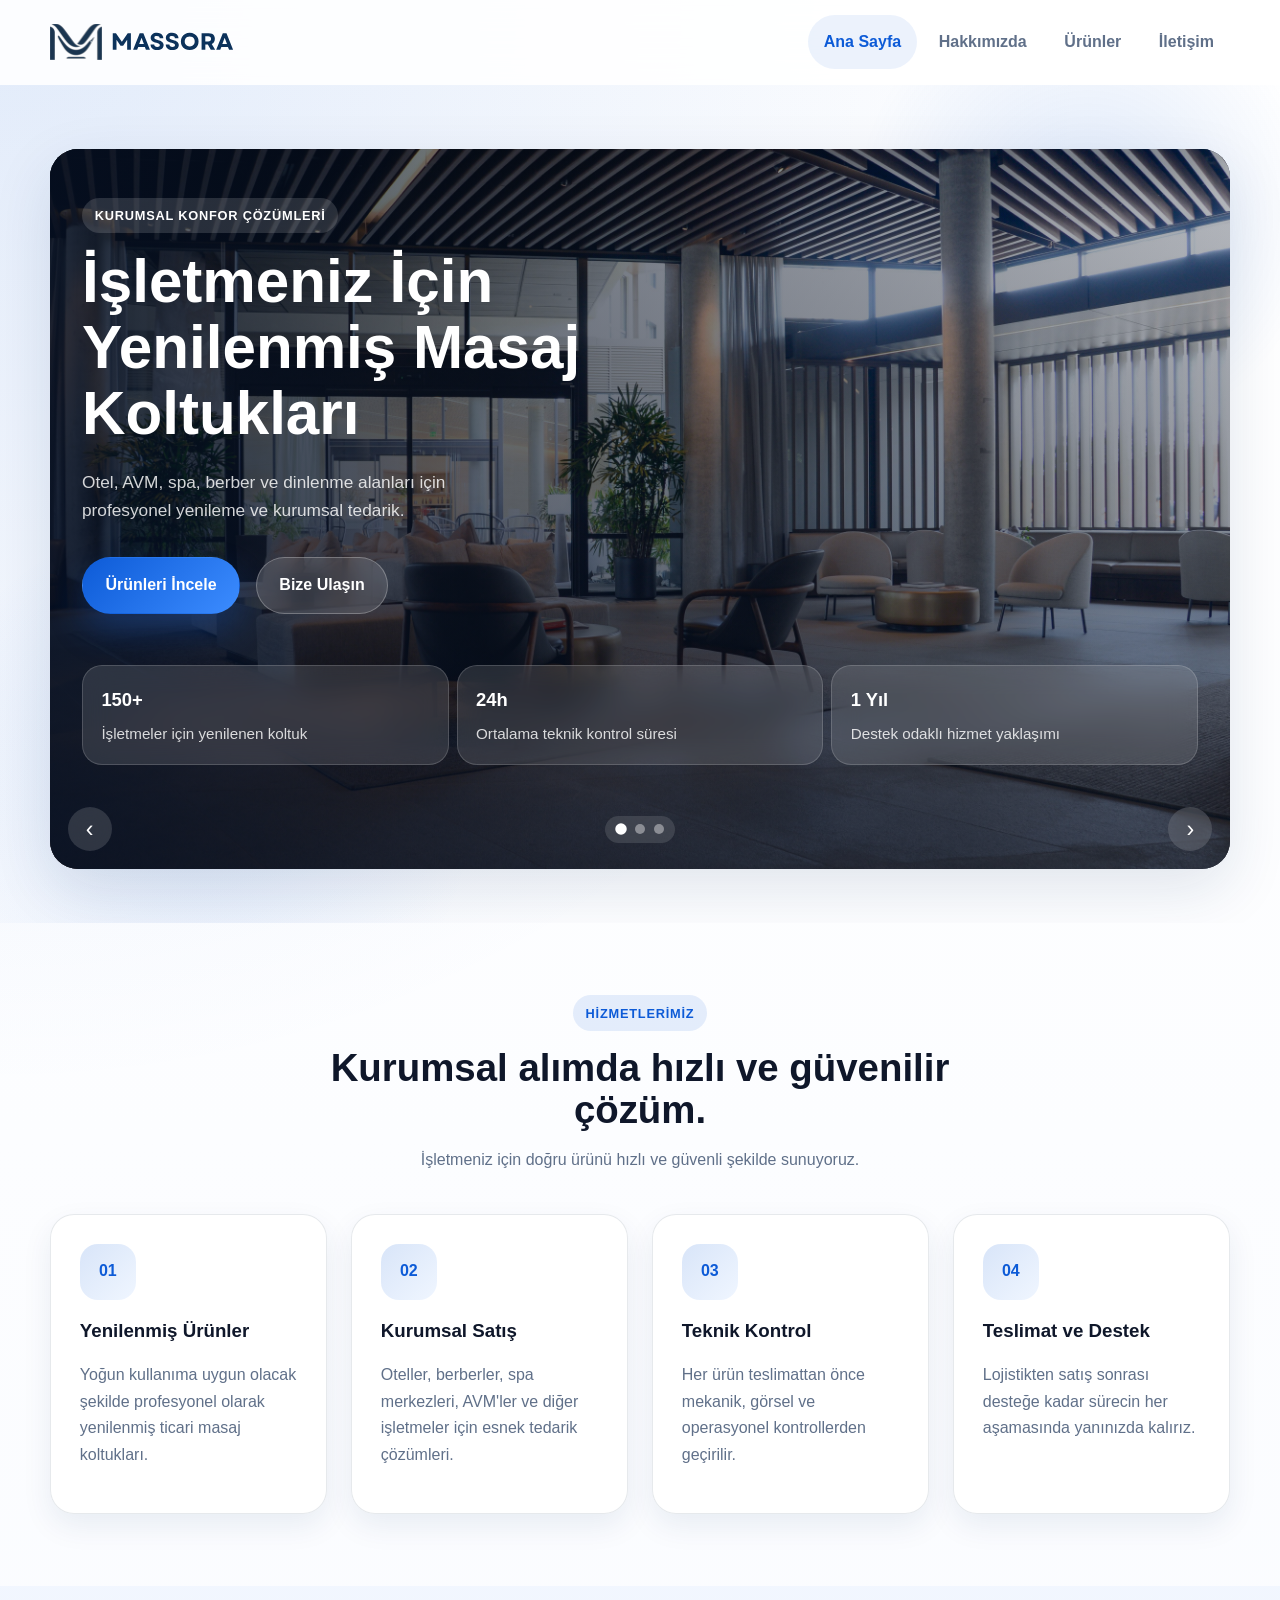
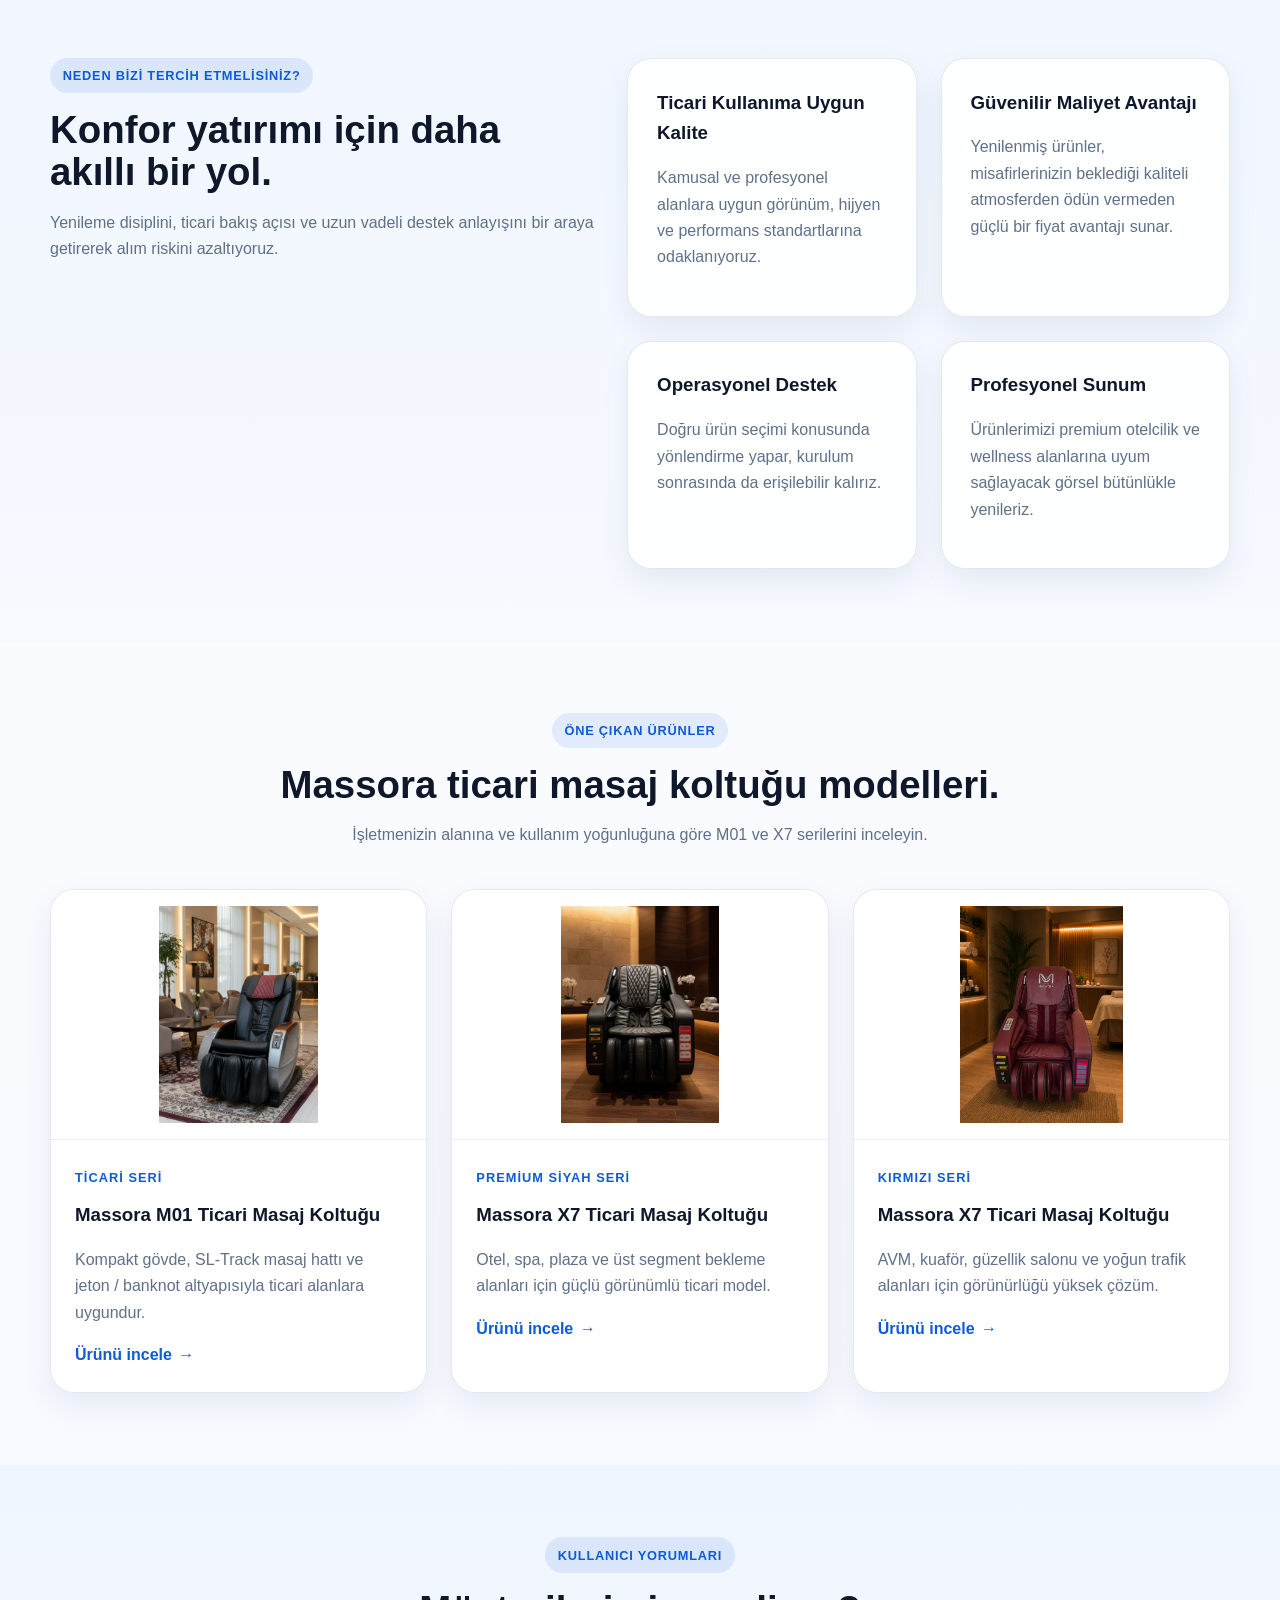
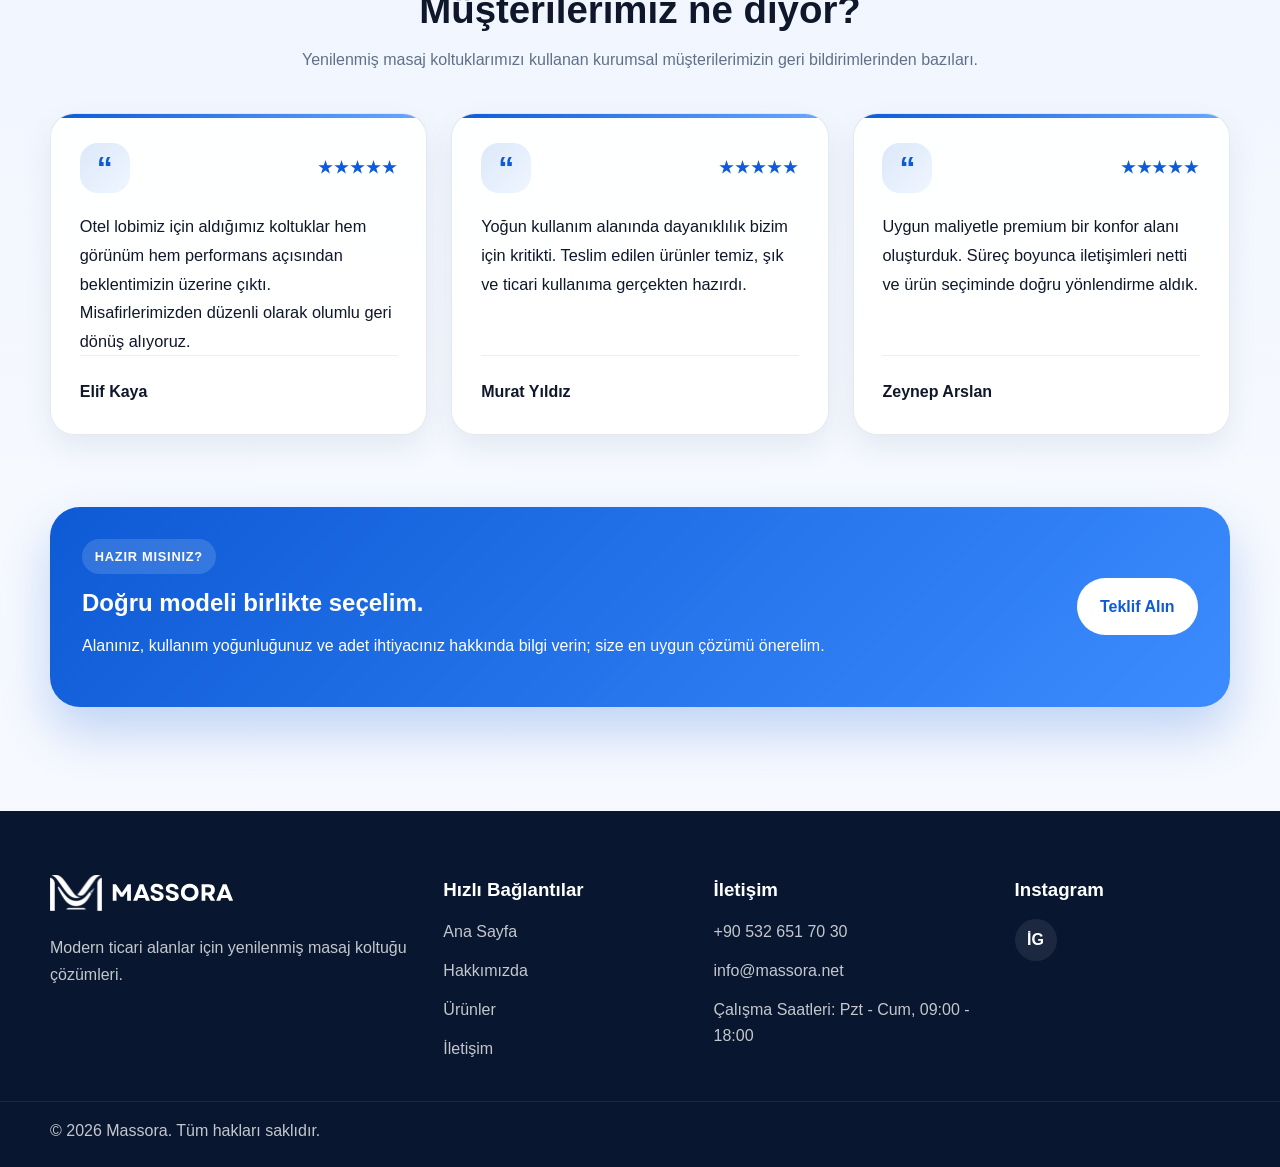
<file: index.html>
<!DOCTYPE html>
<html lang="tr">
<head>
  <meta charset="UTF-8">
  <meta name="viewport" content="width=device-width, initial-scale=1.0">
  <meta name="description" content="Massora ile otel, AVM, spa, kuaför ve ticari dinlenme alanları için yenilenmiş masaj koltukları.">
  <title>Massora | Yenilenmiş Masaj Koltukları</title>
  <link rel="icon" type="image/svg+xml" href="assets/webicon.svg">
  <link rel="stylesheet" href="style.css">
</head>
<body>
  <!-- Ortak üst bilgi -->
  <header class="site-header">
    <div class="container nav-shell">
      <a class="logo" href="index.html" aria-label="Massora ana sayfa">
        <img class="logo-image" src="assets/logo.svg" alt="Massora">
      </a>
      <button class="nav-toggle" type="button" aria-expanded="false" aria-controls="site-nav" aria-label="Gezinme menüsünü aç">
        <span></span>
        <span></span>
        <span></span>
      </button>
      <nav class="site-nav" id="site-nav" aria-label="Ana gezinme">
        <a href="index.html">Ana Sayfa</a>
        <a href="about.html">Hakkımızda</a>
        <a href="products.html">Ürünler</a>
        <a href="contact.html">İletişim</a>
      </nav>
    </div>
  </header>

  <main>
    <!-- Ana sayfa kahraman alanı -->
    <section class="hero-section">
      <div class="container">
        <div class="hero-stage reveal">
          <div class="hero-slider" aria-label="Kullanim alanlari gorsel slideri">
            <article class="hero-slider-slide is-active">
              <img src="assets/slider/pexels-am83-12934607.jpg" alt="Modern otel lobi alani">
            </article>
            <article class="hero-slider-slide">
              <img src="assets/slider/pexels-artbovich-6758531.jpg" alt="Kurumsal bekleme ve giris alani">
            </article>
            <article class="hero-slider-slide">
              <img src="assets/slider/pexels-artbovich-7598363.jpg" alt="Wellness ve spa alani">
            </article>
            <div class="hero-slider-scrim"></div>
            <div class="hero-copy hero-copy-overlay">
              <div class="hero-copy-main">
                <span class="eyebrow">Kurumsal Konfor Çözümleri</span>
                <h1 class="hero-title-lines">
                  <span>İşletmeniz İçin</span>
                  <span>Yenilenmiş Masaj</span>
                  <span>Koltukları</span>
                </h1>
                <p>
                  Otel, AVM, spa, berber ve dinlenme alanları için profesyonel yenileme ve kurumsal tedarik.
                </p>
                <div class="hero-actions">
                  <a class="button button-primary" href="products.html">Ürünleri İncele</a>
                  <a class="button button-secondary" href="contact.html">Bize Ulaşın</a>
                </div>
              </div>
              <div class="hero-metrics">
                <div>
                  <strong>150+</strong>
                  <span>İşletmeler için yenilenen koltuk</span>
                </div>
                <div>
                  <strong>24h</strong>
                  <span>Ortalama teknik kontrol süresi</span>
                </div>
                <div>
                  <strong>1 Yıl</strong>
                  <span>Destek odaklı hizmet yaklaşımı</span>
                </div>
              </div>
            </div>
            <div class="hero-slider-controls" aria-label="Slider kontrolleri">
              <button class="hero-slider-button hero-slider-prev" type="button" aria-label="Önceki görsel">&#8249;</button>
              <div class="hero-slider-dots">
                <button class="hero-slider-dot is-active" type="button" aria-label="1. görsel" data-slide="0"></button>
                <button class="hero-slider-dot" type="button" aria-label="2. görsel" data-slide="1"></button>
                <button class="hero-slider-dot" type="button" aria-label="3. görsel" data-slide="2"></button>
              </div>
              <button class="hero-slider-button hero-slider-next" type="button" aria-label="Sonraki görsel">&#8250;</button>
            </div>
          </div>
        </div>
      </div>
    </section>

    <!-- Hizmetler -->
    <section class="section">
      <div class="container">
        <div class="section-heading reveal">
          <span class="section-tag">Hizmetlerimiz</span>
          <h2>Kurumsal alımda hızlı ve güvenilir çözüm.</h2>
          <p>İşletmeniz için doğru ürünü hızlı ve güvenli şekilde sunuyoruz.</p>
        </div>
        <div class="card-grid service-grid">
          <article class="info-card reveal">
            <div class="card-icon">01</div>
            <h3>Yenilenmiş Ürünler</h3>
            <p>Yoğun kullanıma uygun olacak şekilde profesyonel olarak yenilenmiş ticari masaj koltukları.</p>
          </article>
          <article class="info-card reveal">
            <div class="card-icon">02</div>
            <h3>Kurumsal Satış</h3>
            <p>Oteller, berberler, spa merkezleri, AVM'ler ve diğer işletmeler için esnek tedarik çözümleri.</p>
          </article>
          <article class="info-card reveal">
            <div class="card-icon">03</div>
            <h3>Teknik Kontrol</h3>
            <p>Her ürün teslimattan önce mekanik, görsel ve operasyonel kontrollerden geçirilir.</p>
          </article>
          <article class="info-card reveal">
            <div class="card-icon">04</div>
            <h3>Teslimat ve Destek</h3>
            <p>Lojistikten satış sonrası desteğe kadar sürecin her aşamasında yanınızda kalırız.</p>
          </article>
        </div>
      </div>
    </section>

    <!-- Neden biz -->
    <section class="section section-alt">
      <div class="container trust-layout">
        <div class="section-heading left reveal">
          <span class="section-tag">Neden Bizi Tercih Etmelisiniz?</span>
          <h2>Konfor yatırımı için daha akıllı bir yol.</h2>
          <p>Yenileme disiplini, ticari bakış açısı ve uzun vadeli destek anlayışını bir araya getirerek alım riskini azaltıyoruz.</p>
        </div>
        <div class="trust-grid">
          <article class="trust-card reveal">
            <h3>Ticari Kullanıma Uygun Kalite</h3>
            <p>Kamusal ve profesyonel alanlara uygun görünüm, hijyen ve performans standartlarına odaklanıyoruz.</p>
          </article>
          <article class="trust-card reveal">
            <h3>Güvenilir Maliyet Avantajı</h3>
            <p>Yenilenmiş ürünler, misafirlerinizin beklediği kaliteli atmosferden ödün vermeden güçlü bir fiyat avantajı sunar.</p>
          </article>
          <article class="trust-card reveal">
            <h3>Operasyonel Destek</h3>
            <p>Doğru ürün seçimi konusunda yönlendirme yapar, kurulum sonrasında da erişilebilir kalırız.</p>
          </article>
          <article class="trust-card reveal">
            <h3>Profesyonel Sunum</h3>
            <p>Ürünlerimizi premium otelcilik ve wellness alanlarına uyum sağlayacak görsel bütünlükle yenileriz.</p>
          </article>
        </div>
      </div>
    </section>

    <!-- Öne çıkan ürünler -->
    <section class="section">
      <div class="container">
        <div class="section-heading reveal">
          <span class="section-tag">Öne Çıkan Ürünler</span>
          <h2>Massora ticari masaj koltuğu modelleri.</h2>
          <p>İşletmenizin alanına ve kullanım yoğunluğuna göre M01 ve X7 serilerini inceleyin.</p>
        </div>
        <div class="product-showcase-grid">
          <article class="product-showcase-card reveal">
            <figure class="product-showcase-image">
              <img src="assets/m01-ev-tipi-01.jpeg" alt="Massora M01 Ticari Masaj Koltuğu">
            </figure>
            <div class="product-content">
              <span class="product-kicker">Ticari Seri</span>
              <h3>Massora M01 Ticari Masaj Koltuğu</h3>
              <p>Kompakt gövde, SL-Track masaj hattı ve jeton / banknot altyapısıyla ticari alanlara uygundur.</p>
              <a class="text-link" href="products.html">Ürünü incele</a>
            </div>
          </article>
          <article class="product-showcase-card reveal">
            <figure class="product-showcase-image">
              <img src="assets/x7-ticari-siyah-01.jpeg" alt="Massora X7 Ticari Masaj Koltuğu siyah">
            </figure>
            <div class="product-content">
              <span class="product-kicker">Premium Siyah Seri</span>
              <h3>Massora X7 Ticari Masaj Koltuğu</h3>
              <p>Otel, spa, plaza ve üst segment bekleme alanları için güçlü görünümlü ticari model.</p>
              <a class="text-link" href="products.html">Ürünü incele</a>
            </div>
          </article>
          <article class="product-showcase-card reveal">
            <figure class="product-showcase-image">
              <img src="assets/x7-ticari-kirmizi-02.jpeg" alt="Massora X7 Ticari Masaj Koltuğu kırmızı">
            </figure>
            <div class="product-content">
              <span class="product-kicker">Kırmızı Seri</span>
              <h3>Massora X7 Ticari Masaj Koltuğu</h3>
              <p>AVM, kuaför, güzellik salonu ve yoğun trafik alanları için görünürlüğü yüksek çözüm.</p>
              <a class="text-link" href="products.html">Ürünü incele</a>
            </div>
          </article>
        </div>
      </div>
    </section>

    <!-- Kullanici yorumlari -->
    <section class="section section-alt">
      <div class="container">
        <div class="section-heading reveal">
          <span class="section-tag">Kullanıcı Yorumları</span>
          <h2>Müşterilerimiz ne diyor?</h2>
          <p>Yenilenmiş masaj koltuklarımızı kullanan kurumsal müşterilerimizin geri bildirimlerinden bazıları.</p>
        </div>
        <div class="testimonial-grid">
          <article class="testimonial-card reveal">
            <div class="testimonial-top">
              <span class="testimonial-mark">“</span>
              <span class="testimonial-stars">★★★★★</span>
            </div>
            <p class="testimonial-quote">
              Otel lobimiz için aldığımız koltuklar hem görünüm hem performans açısından beklentimizin üzerine çıktı.
              Misafirlerimizden düzenli olarak olumlu geri dönüş alıyoruz.
            </p>
            <div class="testimonial-meta">
              <strong>Elif Kaya</strong>
            </div>
          </article>

          <article class="testimonial-card reveal">
            <div class="testimonial-top">
              <span class="testimonial-mark">“</span>
              <span class="testimonial-stars">★★★★★</span>
            </div>
            <p class="testimonial-quote">
              Yoğun kullanım alanında dayanıklılık bizim için kritikti. Teslim edilen ürünler temiz, şık ve ticari kullanıma gerçekten hazırdı.
            </p>
            <div class="testimonial-meta">
              <strong>Murat Yıldız</strong>
            </div>
          </article>

          <article class="testimonial-card reveal">
            <div class="testimonial-top">
              <span class="testimonial-mark">“</span>
              <span class="testimonial-stars">★★★★★</span>
            </div>
            <p class="testimonial-quote">
              Uygun maliyetle premium bir konfor alanı oluşturduk. Süreç boyunca iletişimleri netti ve ürün seçiminde doğru yönlendirme aldık.
            </p>
            <div class="testimonial-meta">
              <strong>Zeynep Arslan</strong>
            </div>
          </article>
        </div>
      </div>
    </section>

    <!-- Son çağrı alanı -->
    <section class="section cta-section">
      <div class="container cta-panel reveal">
        <div>
          <span class="section-tag">Hazır mısınız?</span>
          <h2>Doğru modeli birlikte seçelim.</h2>
          <p>Alanınız, kullanım yoğunluğunuz ve adet ihtiyacınız hakkında bilgi verin; size en uygun çözümü önerelim.</p>
        </div>
        <a class="button button-primary" href="contact.html">Teklif Alın</a>
      </div>
    </section>
  </main>

  <!-- Ortak alt bilgi -->
  <footer class="site-footer">
    <div class="container footer-grid">
      <div>
        <a class="logo footer-logo" href="index.html" aria-label="Massora ana sayfa">
          <img class="logo-image footer-logo-image" src="assets/logo.svg" alt="Massora">
        </a>
        <p>Modern ticari alanlar için yenilenmiş masaj koltuğu çözümleri.</p>
      </div>
      <div>
        <h3>Hızlı Bağlantılar</h3>
        <ul class="footer-links">
          <li><a href="index.html">Ana Sayfa</a></li>
          <li><a href="about.html">Hakkımızda</a></li>
          <li><a href="products.html">Ürünler</a></li>
          <li><a href="contact.html">İletişim</a></li>
        </ul>
      </div>
      <div>
        <h3>İletişim</h3>
        <ul class="footer-links">
          <li><a href="tel:+905326517030">+90 532 651 70 30</a></li>
          <li><a href="mailto:info@massora.net">info@massora.net</a></li>
          <li>Çalışma Saatleri: Pzt - Cum, 09:00 - 18:00</li>
        </ul>
      </div>
      <div>
        <h3>Instagram</h3>
        <div class="social-links" aria-label="Instagram bağlantısı">
          <a href="https://www.instagram.com/massoramasajkoltuklari" target="_blank" rel="noopener noreferrer" aria-label="Massora Instagram hesabı">ig</a>
        </div>
      </div>
    </div>
    <div class="footer-bottom">
      <div class="container">
        <p>&copy; 2026 Massora. Tüm hakları saklıdır.</p>
      </div>
    </div>
  </footer>

  <script src="script.js"></script>
</body>
</html>
</file>
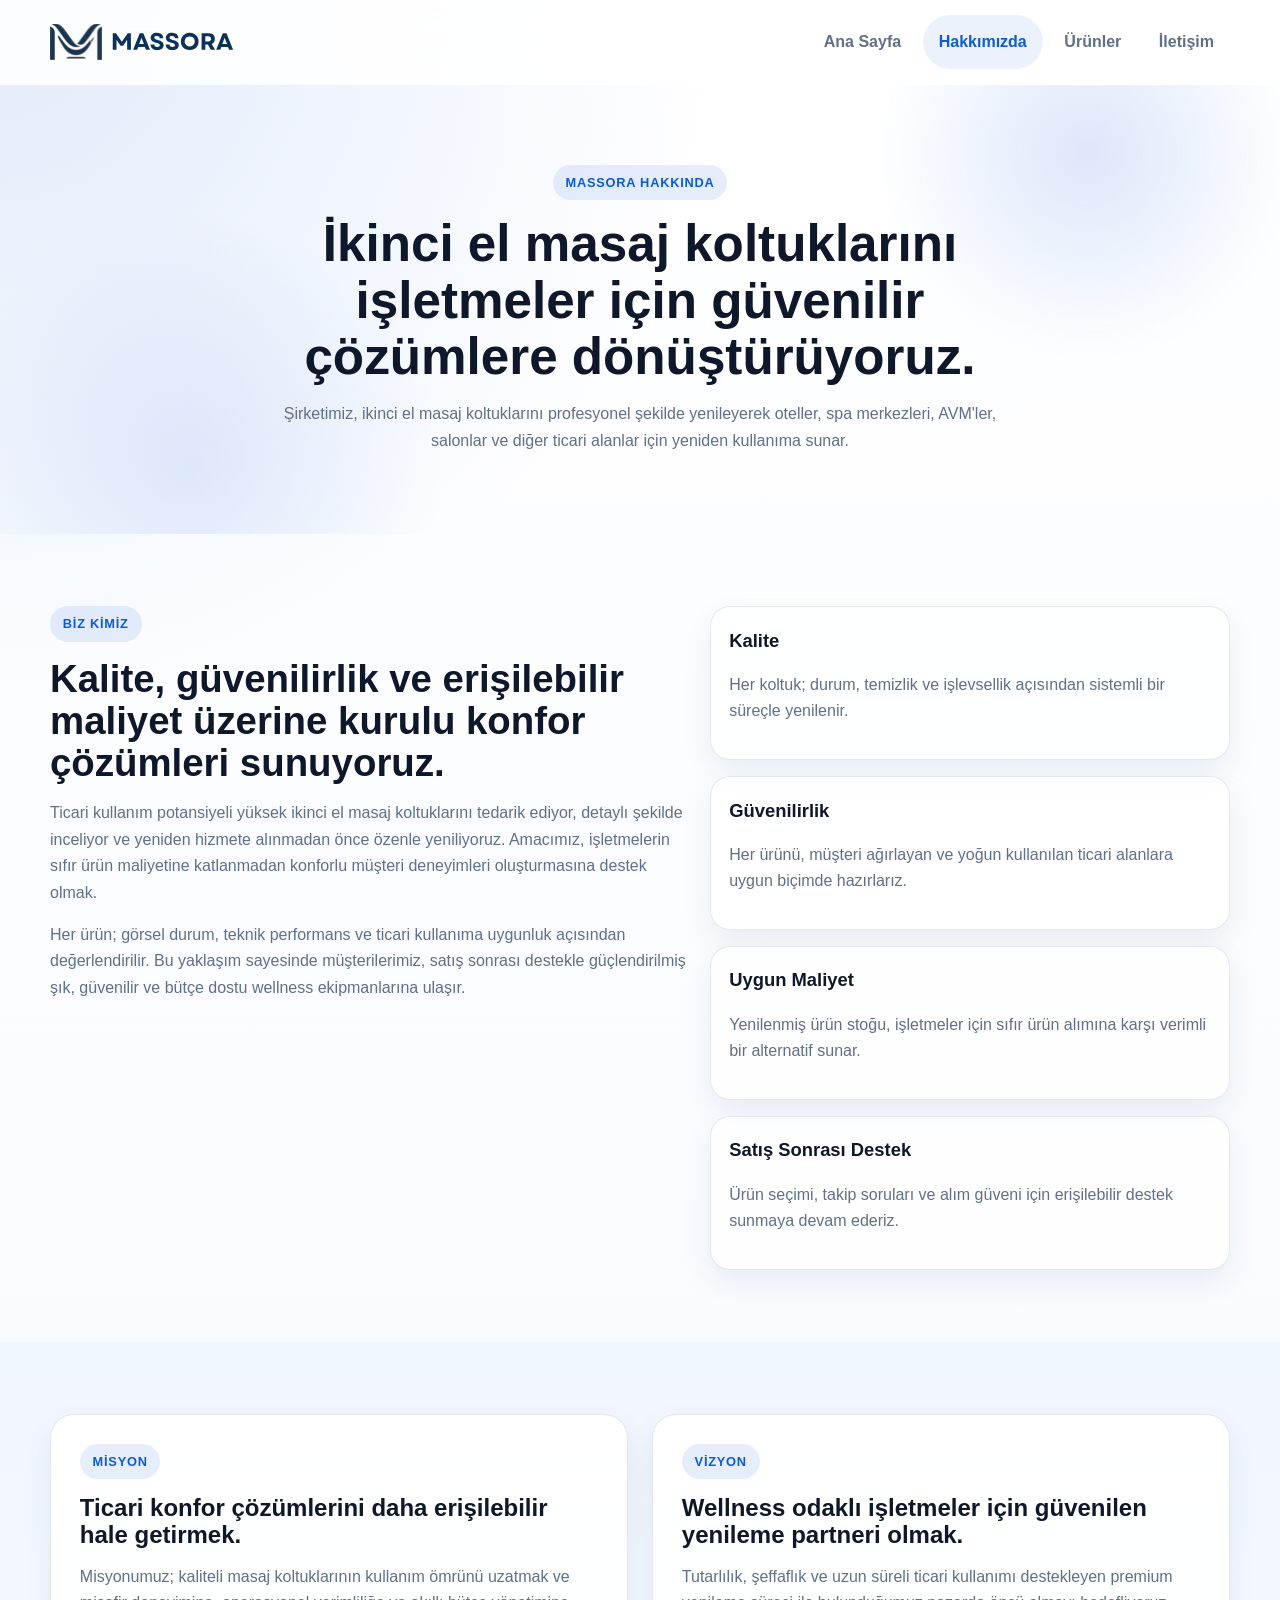
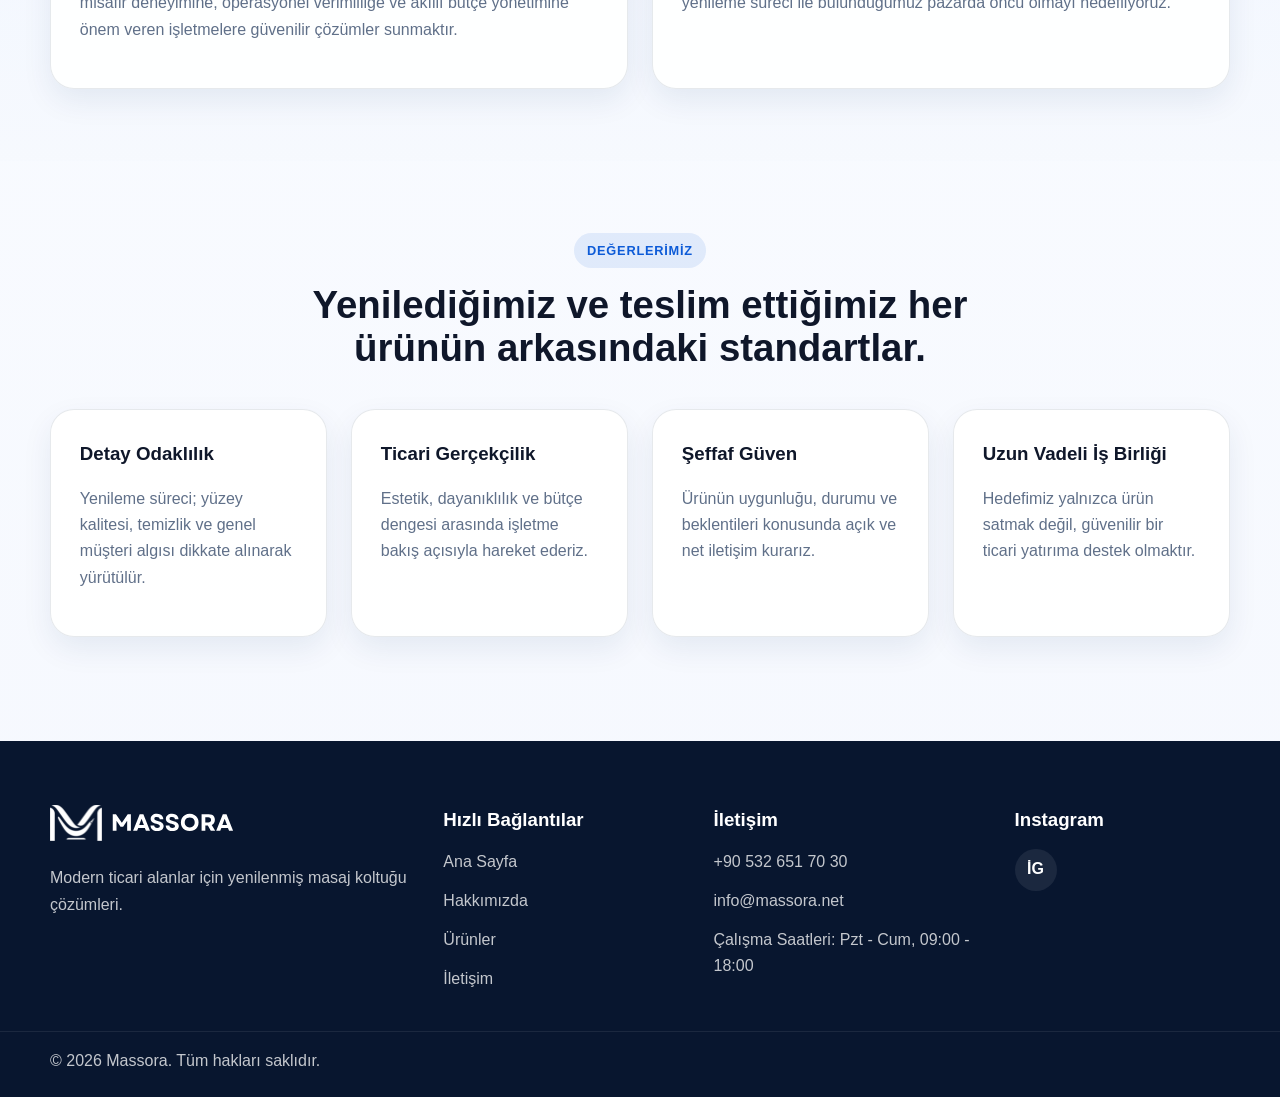
<file: about.html>
<!DOCTYPE html>
<html lang="tr">
<head>
  <meta charset="UTF-8">
  <meta name="viewport" content="width=device-width, initial-scale=1.0">
  <meta name="description" content="Massora'nın ticari kullanıma yönelik masaj koltuğu yenileme yaklaşımını keşfedin.">
  <title>Hakkımızda | Massora</title>
  <link rel="icon" type="image/svg+xml" href="assets/webicon.svg">
  <link rel="stylesheet" href="style.css">
</head>
<body>
  <!-- Ortak üst bilgi -->
  <header class="site-header">
    <div class="container nav-shell">
      <a class="logo" href="index.html" aria-label="Massora ana sayfa">
        <img class="logo-image" src="assets/logo.svg" alt="Massora">
      </a>
      <button class="nav-toggle" type="button" aria-expanded="false" aria-controls="site-nav" aria-label="Gezinme menüsünü aç">
        <span></span>
        <span></span>
        <span></span>
      </button>
      <nav class="site-nav" id="site-nav" aria-label="Ana gezinme">
        <a href="index.html">Ana Sayfa</a>
        <a href="about.html">Hakkımızda</a>
        <a href="products.html">Ürünler</a>
        <a href="contact.html">İletişim</a>
      </nav>
    </div>
  </header>

  <main>
    <!-- Hakkımızda giriş -->
    <section class="page-hero page-hero-about">
      <div class="container narrow">
        <div class="section-heading reveal">
          <span class="section-tag">Massora Hakkında</span>
          <h1>İkinci el masaj koltuklarını işletmeler için güvenilir çözümlere dönüştürüyoruz.</h1>
          <p>
            Şirketimiz, ikinci el masaj koltuklarını profesyonel şekilde yenileyerek oteller,
            spa merkezleri, AVM'ler, salonlar ve diğer ticari alanlar için yeniden kullanıma sunar.
          </p>
        </div>
      </div>
    </section>

    <!-- Şirket özeti -->
    <section class="section">
      <div class="container two-column-grid">
        <div class="content-block reveal">
          <span class="section-tag">Biz Kimiz</span>
          <h2>Kalite, güvenilirlik ve erişilebilir maliyet üzerine kurulu konfor çözümleri sunuyoruz.</h2>
          <p>
            Ticari kullanım potansiyeli yüksek ikinci el masaj koltuklarını tedarik ediyor, detaylı
            şekilde inceliyor ve yeniden hizmete alınmadan önce özenle yeniliyoruz. Amacımız,
            işletmelerin sıfır ürün maliyetine katlanmadan konforlu müşteri deneyimleri oluşturmasına destek olmak.
          </p>
          <p>
            Her ürün; görsel durum, teknik performans ve ticari kullanıma uygunluk açısından değerlendirilir.
            Bu yaklaşım sayesinde müşterilerimiz, satış sonrası destekle güçlendirilmiş şık, güvenilir ve
            bütçe dostu wellness ekipmanlarına ulaşır.
          </p>
        </div>
        <div class="stats-panel reveal">
          <div class="stats-panel-card">
            <strong>Kalite</strong>
            <p>Her koltuk; durum, temizlik ve işlevsellik açısından sistemli bir süreçle yenilenir.</p>
          </div>
          <div class="stats-panel-card">
            <strong>Güvenilirlik</strong>
            <p>Her ürünü, müşteri ağırlayan ve yoğun kullanılan ticari alanlara uygun biçimde hazırlarız.</p>
          </div>
          <div class="stats-panel-card">
            <strong>Uygun Maliyet</strong>
            <p>Yenilenmiş ürün stoğu, işletmeler için sıfır ürün alımına karşı verimli bir alternatif sunar.</p>
          </div>
          <div class="stats-panel-card">
            <strong>Satış Sonrası Destek</strong>
            <p>Ürün seçimi, takip soruları ve alım güveni için erişilebilir destek sunmaya devam ederiz.</p>
          </div>
        </div>
      </div>
    </section>

    <!-- Misyon ve vizyon -->
    <section class="section section-alt">
      <div class="container value-grid">
        <article class="feature-panel reveal">
          <span class="section-tag">Misyon</span>
          <h2>Ticari konfor çözümlerini daha erişilebilir hale getirmek.</h2>
          <p>
            Misyonumuz; kaliteli masaj koltuklarının kullanım ömrünü uzatmak ve misafir deneyimine,
            operasyonel verimliliğe ve akıllı bütçe yönetimine önem veren işletmelere güvenilir çözümler sunmaktır.
          </p>
        </article>
        <article class="feature-panel reveal">
          <span class="section-tag">Vizyon</span>
          <h2>Wellness odaklı işletmeler için güvenilen yenileme partneri olmak.</h2>
          <p>
            Tutarlılık, şeffaflık ve uzun süreli ticari kullanımı destekleyen premium yenileme süreci ile
            bulunduğumuz pazarda öncü olmayı hedefliyoruz.
          </p>
        </article>
      </div>
    </section>

    <!-- Temel değerler -->
    <section class="section">
      <div class="container">
        <div class="section-heading reveal">
          <span class="section-tag">Değerlerimiz</span>
          <h2>Yenilediğimiz ve teslim ettiğimiz her ürünün arkasındaki standartlar.</h2>
        </div>
        <div class="card-grid value-card-grid">
          <article class="info-card reveal">
            <h3>Detay Odaklılık</h3>
            <p>Yenileme süreci; yüzey kalitesi, temizlik ve genel müşteri algısı dikkate alınarak yürütülür.</p>
          </article>
          <article class="info-card reveal">
            <h3>Ticari Gerçekçilik</h3>
            <p>Estetik, dayanıklılık ve bütçe dengesi arasında işletme bakış açısıyla hareket ederiz.</p>
          </article>
          <article class="info-card reveal">
            <h3>Şeffaf Güven</h3>
            <p>Ürünün uygunluğu, durumu ve beklentileri konusunda açık ve net iletişim kurarız.</p>
          </article>
          <article class="info-card reveal">
            <h3>Uzun Vadeli İş Birliği</h3>
            <p>Hedefimiz yalnızca ürün satmak değil, güvenilir bir ticari yatırıma destek olmaktır.</p>
          </article>
        </div>
      </div>
    </section>
  </main>

  <!-- Ortak alt bilgi -->
  <footer class="site-footer">
    <div class="container footer-grid">
      <div>
        <a class="logo footer-logo" href="index.html" aria-label="Massora ana sayfa">
          <img class="logo-image footer-logo-image" src="assets/logo.svg" alt="Massora">
        </a>
        <p>Modern ticari alanlar için yenilenmiş masaj koltuğu çözümleri.</p>
      </div>
      <div>
        <h3>Hızlı Bağlantılar</h3>
        <ul class="footer-links">
          <li><a href="index.html">Ana Sayfa</a></li>
          <li><a href="about.html">Hakkımızda</a></li>
          <li><a href="products.html">Ürünler</a></li>
          <li><a href="contact.html">İletişim</a></li>
        </ul>
      </div>
      <div>
        <h3>İletişim</h3>
        <ul class="footer-links">
          <li><a href="tel:+905326517030">+90 532 651 70 30</a></li>
          <li><a href="mailto:info@massora.net">info@massora.net</a></li>
          <li>Çalışma Saatleri: Pzt - Cum, 09:00 - 18:00</li>
        </ul>
      </div>
      <div>
        <h3>Instagram</h3>
        <div class="social-links" aria-label="Instagram bağlantısı">
          <a href="https://www.instagram.com/massoramasajkoltuklari" target="_blank" rel="noopener noreferrer" aria-label="Massora Instagram hesabı">ig</a>
        </div>
      </div>
    </div>
    <div class="footer-bottom">
      <div class="container">
        <p>&copy; 2026 Massora. Tüm hakları saklıdır.</p>
      </div>
    </div>
  </footer>

  <script src="script.js"></script>
</body>
</html>
</file>
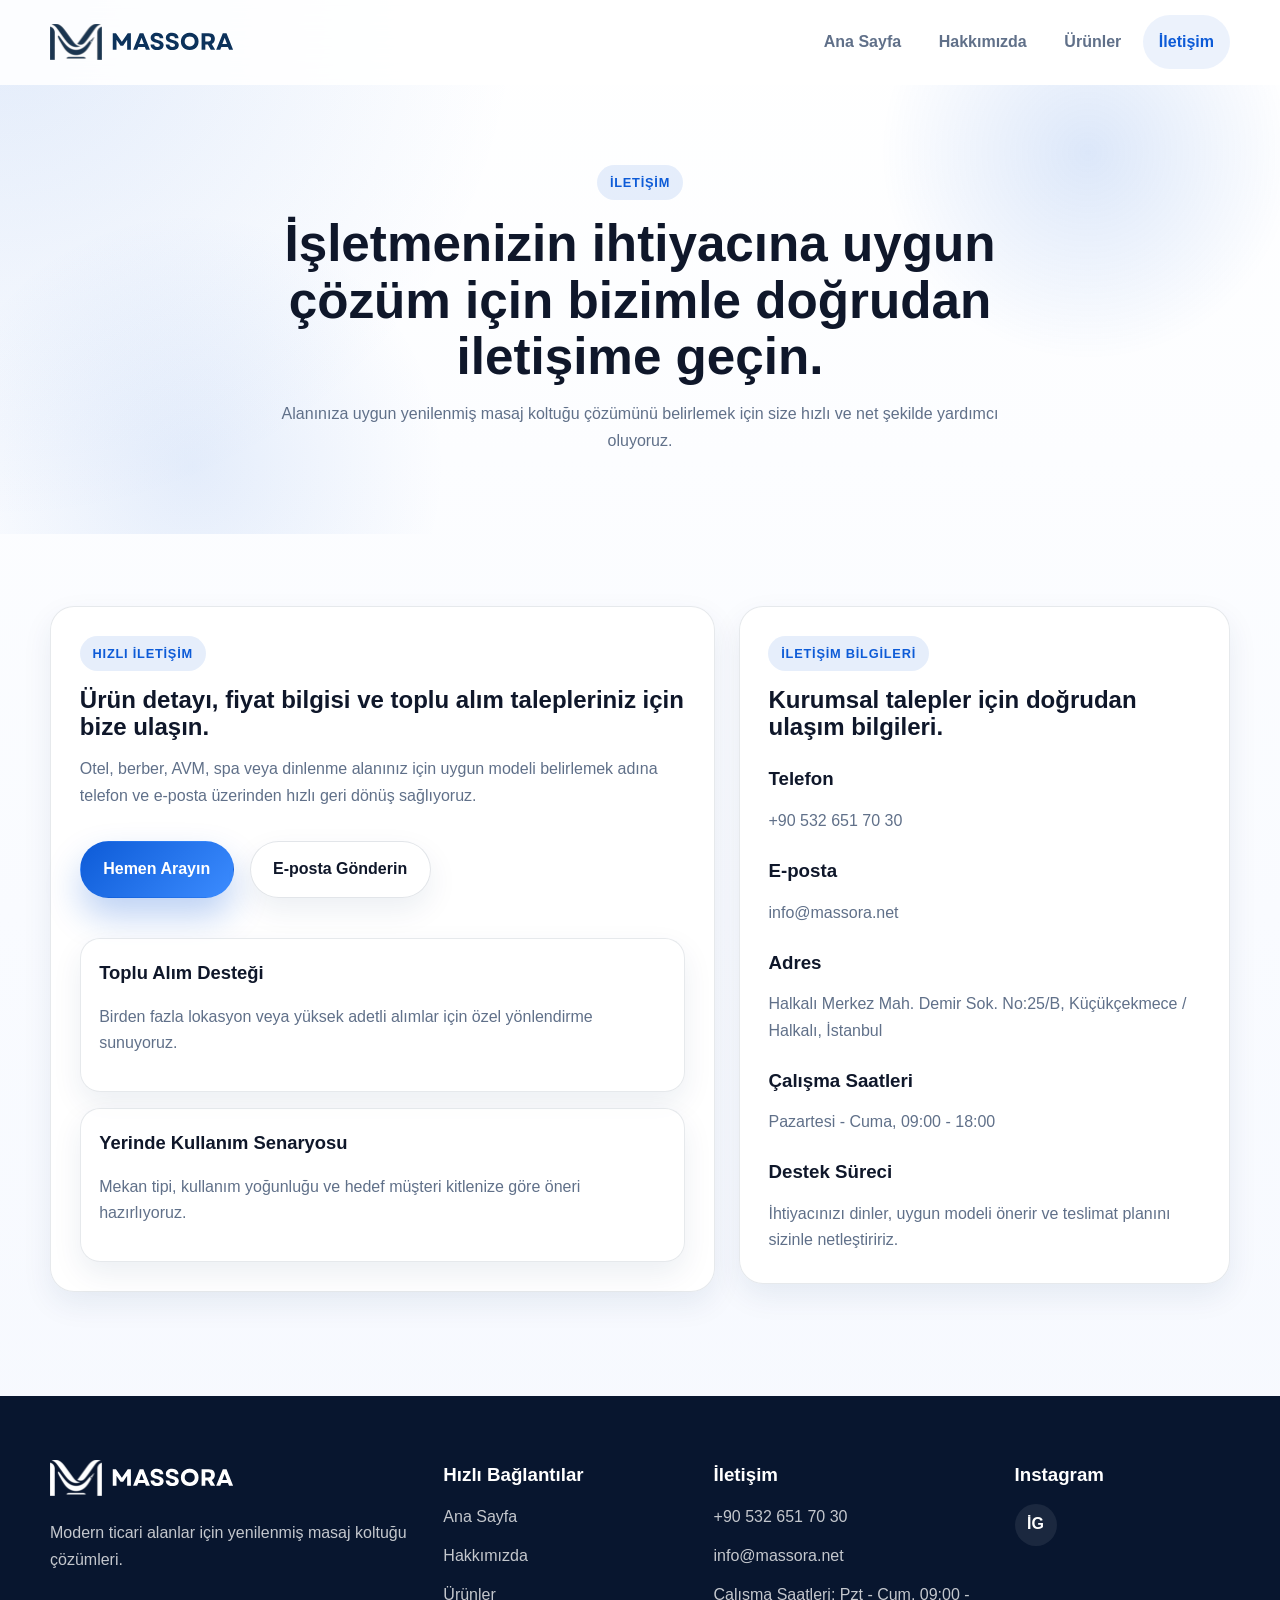
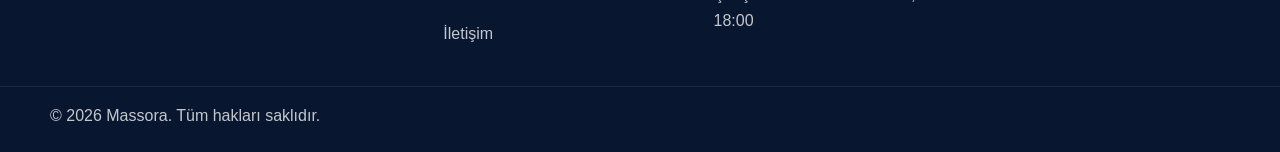
<file: contact.html>
<!DOCTYPE html>
<html lang="tr">
<head>
  <meta charset="UTF-8">
  <meta name="viewport" content="width=device-width, initial-scale=1.0">
  <meta name="description" content="Yenilenmiş masaj koltukları için satış, öneri ve kurumsal destek konusunda Massora ile iletişime geçin.">
  <title>İletişim | Massora</title>
  <link rel="icon" type="image/svg+xml" href="assets/webicon.svg">
  <link rel="stylesheet" href="style.css">
</head>
<body>
  <!-- Ortak üst bilgi -->
  <header class="site-header">
    <div class="container nav-shell">
      <a class="logo" href="index.html" aria-label="Massora ana sayfa">
        <img class="logo-image" src="assets/logo.svg" alt="Massora">
      </a>
      <button class="nav-toggle" type="button" aria-expanded="false" aria-controls="site-nav" aria-label="Gezinme menüsünü aç">
        <span></span>
        <span></span>
        <span></span>
      </button>
      <nav class="site-nav" id="site-nav" aria-label="Ana gezinme">
        <a href="index.html">Ana Sayfa</a>
        <a href="about.html">Hakkımızda</a>
        <a href="products.html">Ürünler</a>
        <a href="contact.html">İletişim</a>
      </nav>
    </div>
  </header>

  <main>
    <!-- İletişim giriş -->
    <section class="page-hero page-hero-contact">
      <div class="container narrow">
        <div class="section-heading reveal">
          <span class="section-tag">İletişim</span>
          <h1>İşletmenizin ihtiyacına uygun çözüm için bizimle doğrudan iletişime geçin.</h1>
          <p>Alanınıza uygun yenilenmiş masaj koltuğu çözümünü belirlemek için size hızlı ve net şekilde yardımcı oluyoruz.</p>
        </div>
      </div>
    </section>

    <!-- İletişim bilgileri ve aksiyonlar -->
    <section class="section">
      <div class="container contact-layout">
        <div class="contact-card reveal">
          <span class="section-tag">Hızlı İletişim</span>
          <h2>Ürün detayı, fiyat bilgisi ve toplu alım talepleriniz için bize ulaşın.</h2>
          <p>
            Otel, berber, AVM, spa veya dinlenme alanınız için uygun modeli belirlemek adına
            telefon ve e-posta üzerinden hızlı geri dönüş sağlıyoruz.
          </p>
          <div class="hero-actions">
            <a class="button button-primary" href="tel:+905326517030">Hemen Arayın</a>
            <a class="button button-secondary" href="mailto:info@massora.net">E-posta Gönderin</a>
          </div>
          <div class="stats-panel">
            <div class="stats-panel-card">
              <strong>Toplu Alım Desteği</strong>
              <p>Birden fazla lokasyon veya yüksek adetli alımlar için özel yönlendirme sunuyoruz.</p>
            </div>
            <div class="stats-panel-card">
              <strong>Yerinde Kullanım Senaryosu</strong>
              <p>Mekan tipi, kullanım yoğunluğu ve hedef müşteri kitlenize göre öneri hazırlıyoruz.</p>
            </div>
          </div>
        </div>

        <aside class="contact-info-card reveal">
          <span class="section-tag">İletişim Bilgileri</span>
          <h2>Kurumsal talepler için doğrudan ulaşım bilgileri.</h2>
          <div class="contact-info-list">
            <div>
              <h3>Telefon</h3>
              <p><a href="tel:+905326517030">+90 532 651 70 30</a></p>
            </div>
            <div>
              <h3>E-posta</h3>
              <p><a href="mailto:info@massora.net">info@massora.net</a></p>
            </div>
            <div>
              <h3>Adres</h3>
              <p>Halkalı Merkez Mah. Demir Sok. No:25/B, Küçükçekmece / Halkalı, İstanbul</p>
            </div>
            <div>
              <h3>Çalışma Saatleri</h3>
              <p>Pazartesi - Cuma, 09:00 - 18:00</p>
            </div>
            <div>
              <h3>Destek Süreci</h3>
              <p>İhtiyacınızı dinler, uygun modeli önerir ve teslimat planını sizinle netleştiririz.</p>
            </div>
          </div>
        </aside>
      </div>
    </section>
  </main>

  <!-- Ortak alt bilgi -->
  <footer class="site-footer">
    <div class="container footer-grid">
      <div>
        <a class="logo footer-logo" href="index.html" aria-label="Massora ana sayfa">
          <img class="logo-image footer-logo-image" src="assets/logo.svg" alt="Massora">
        </a>
        <p>Modern ticari alanlar için yenilenmiş masaj koltuğu çözümleri.</p>
      </div>
      <div>
        <h3>Hızlı Bağlantılar</h3>
        <ul class="footer-links">
          <li><a href="index.html">Ana Sayfa</a></li>
          <li><a href="about.html">Hakkımızda</a></li>
          <li><a href="products.html">Ürünler</a></li>
          <li><a href="contact.html">İletişim</a></li>
        </ul>
      </div>
      <div>
        <h3>İletişim</h3>
        <ul class="footer-links">
          <li><a href="tel:+905326517030">+90 532 651 70 30</a></li>
          <li><a href="mailto:info@massora.net">info@massora.net</a></li>
          <li>Çalışma Saatleri: Pzt - Cum, 09:00 - 18:00</li>
        </ul>
      </div>
      <div>
        <h3>Instagram</h3>
        <div class="social-links" aria-label="Instagram bağlantısı">
          <a href="https://www.instagram.com/massoramasajkoltuklari" target="_blank" rel="noopener noreferrer" aria-label="Massora Instagram hesabı">ig</a>
        </div>
      </div>
    </div>
    <div class="footer-bottom">
      <div class="container">
        <p>&copy; 2026 Massora. Tüm hakları saklıdır.</p>
      </div>
    </div>
  </footer>

  <script src="script.js"></script>
</body>
</html>
</file>
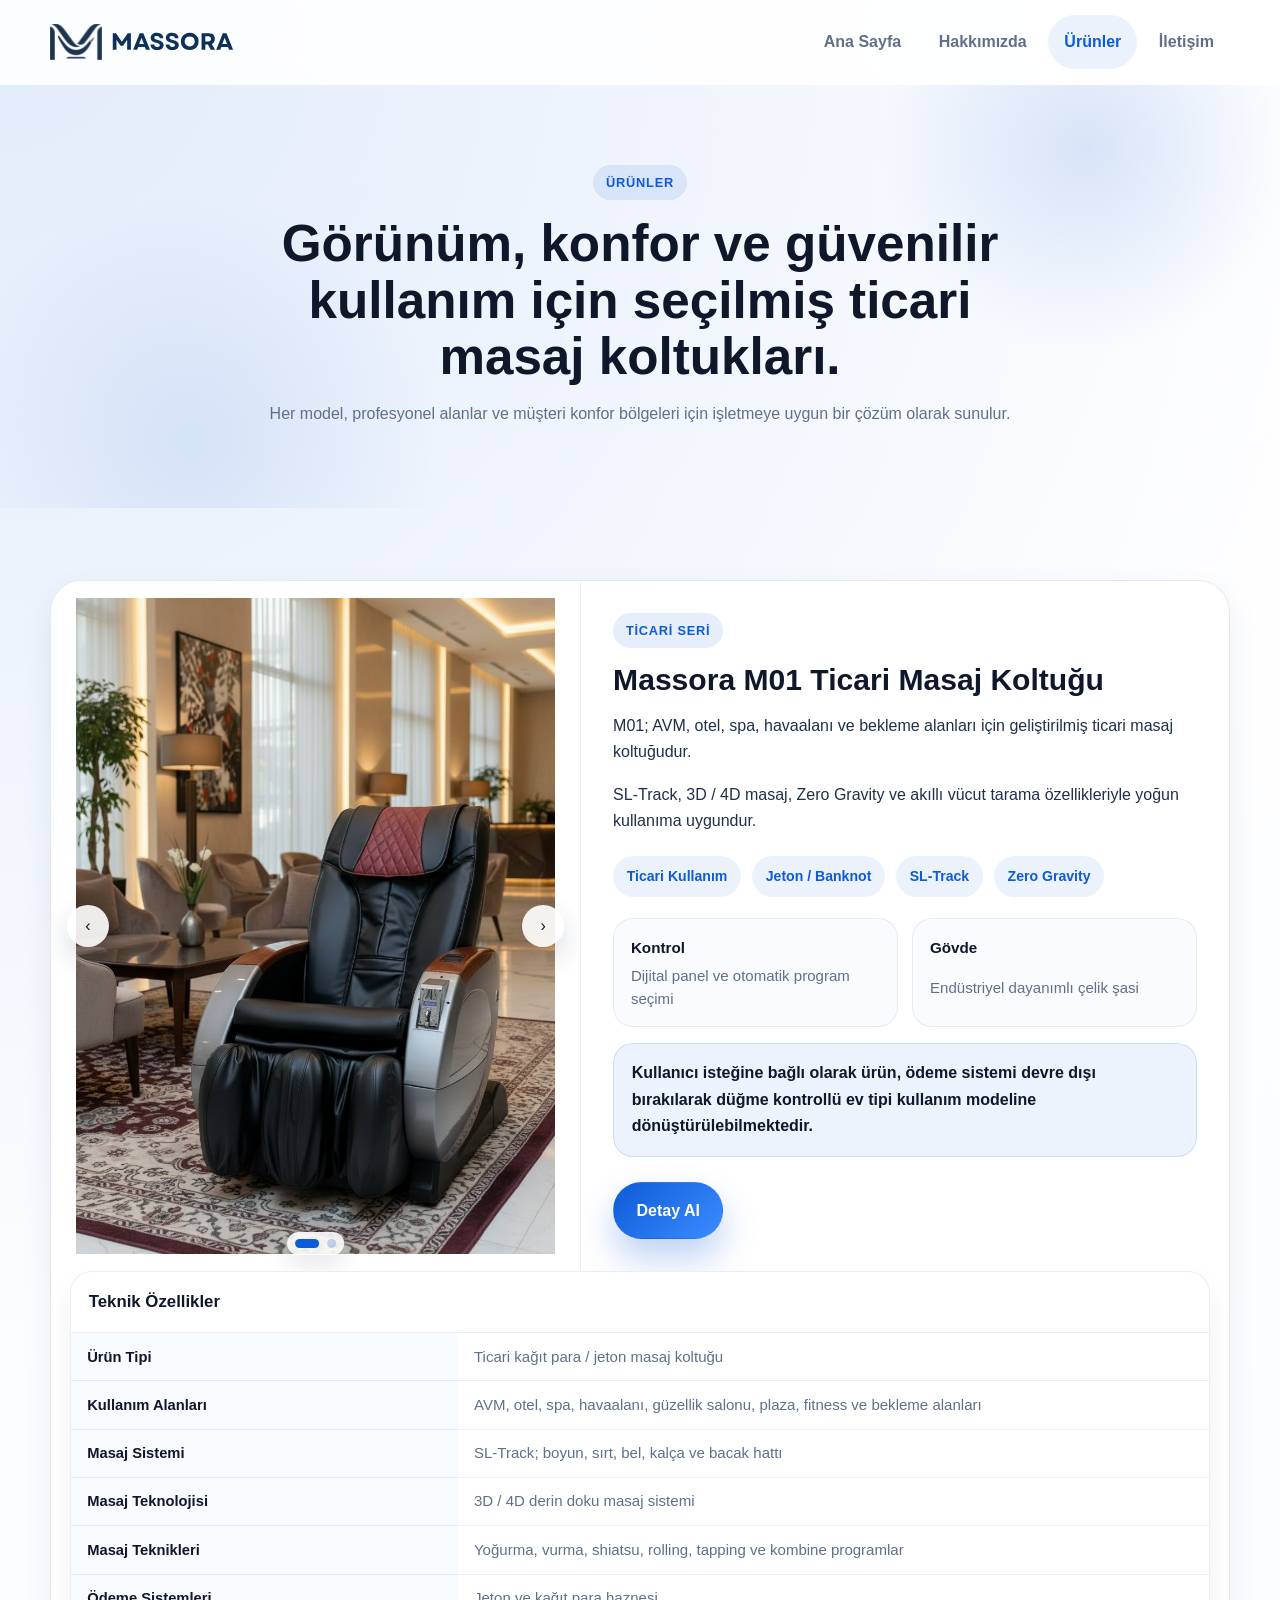
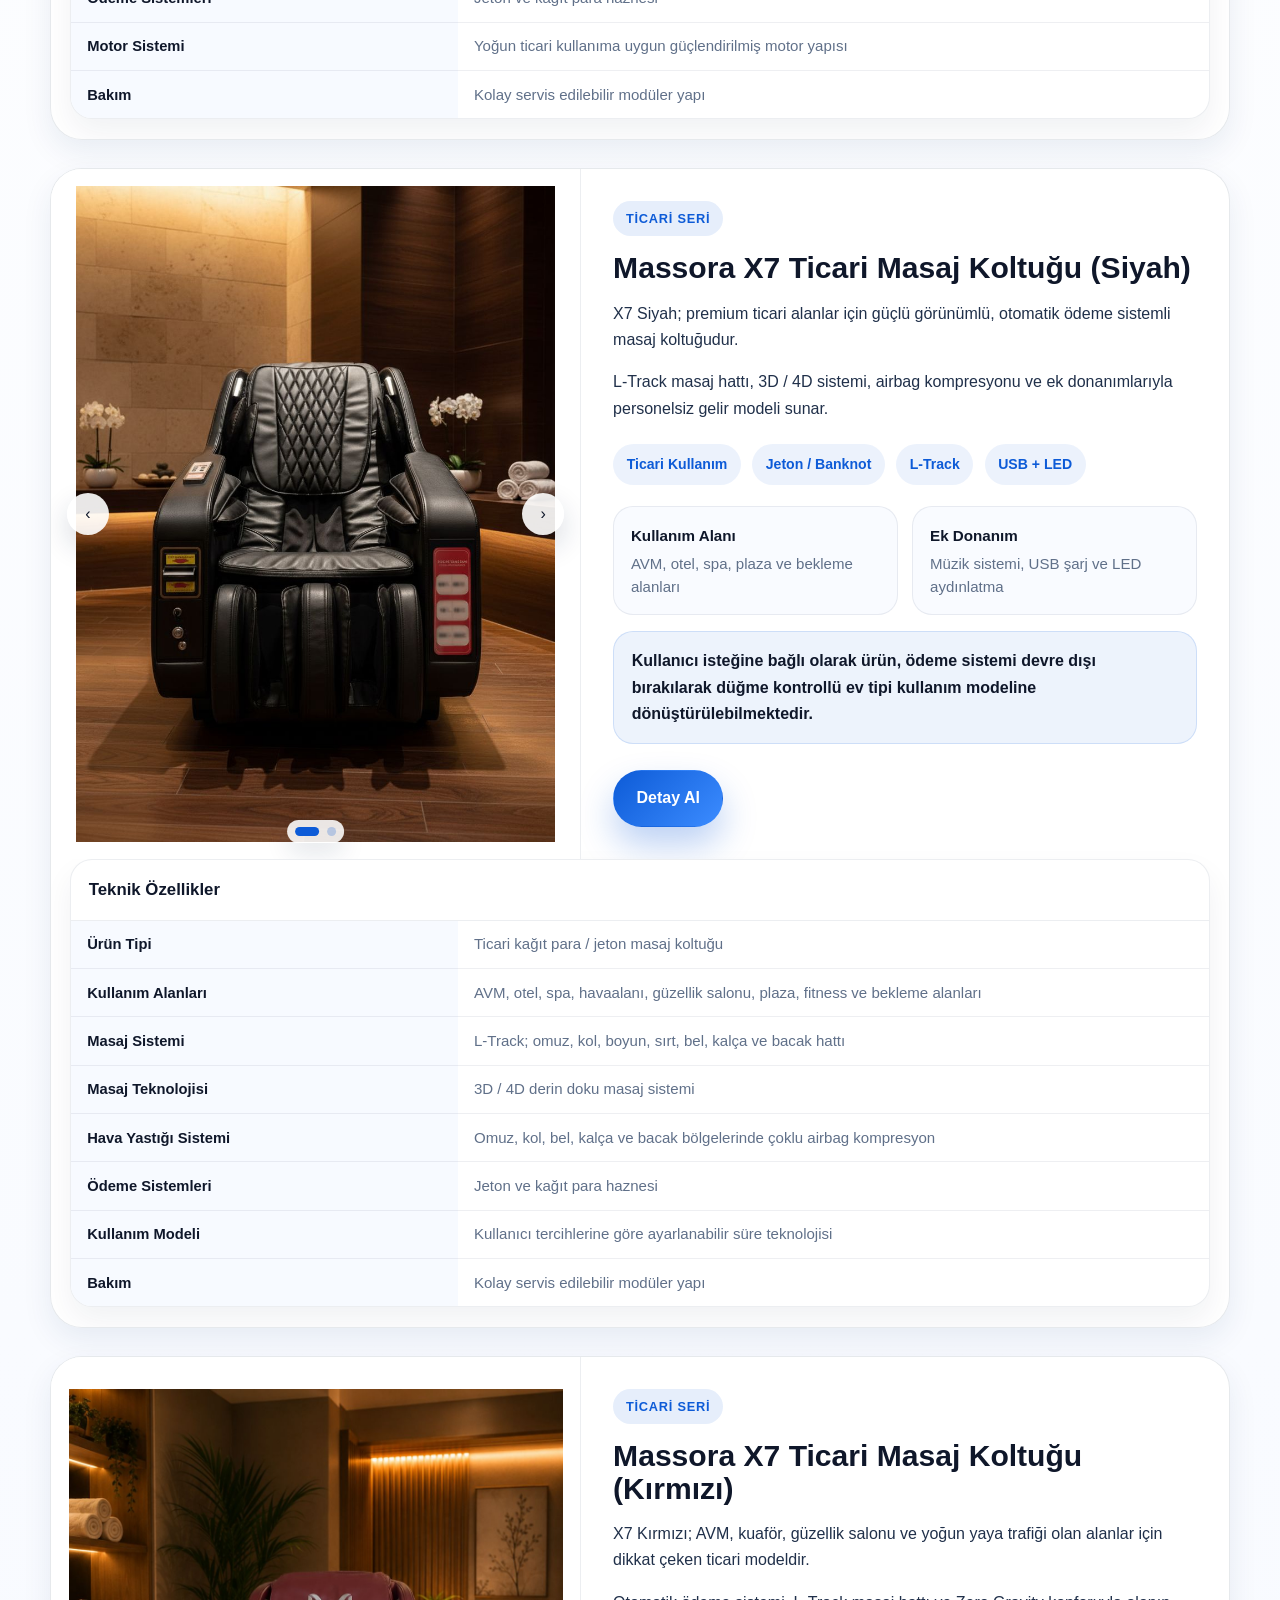
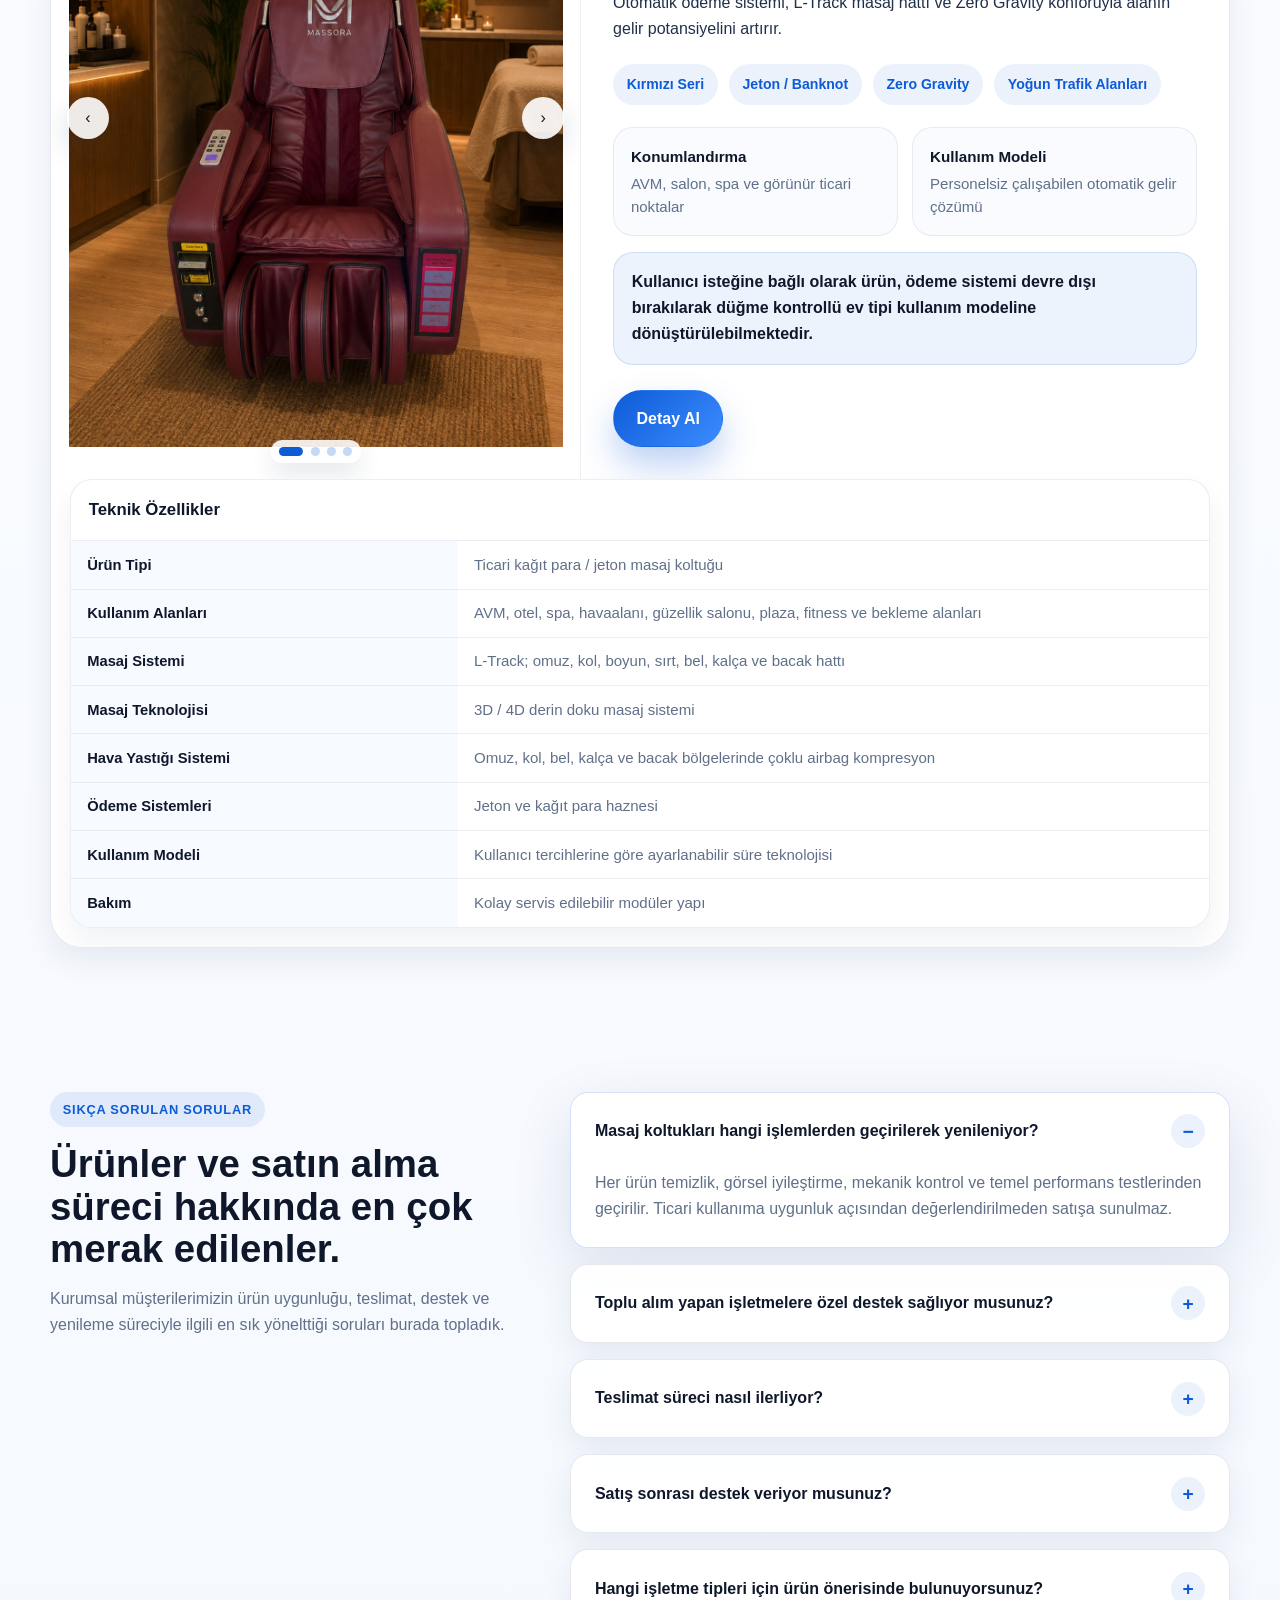
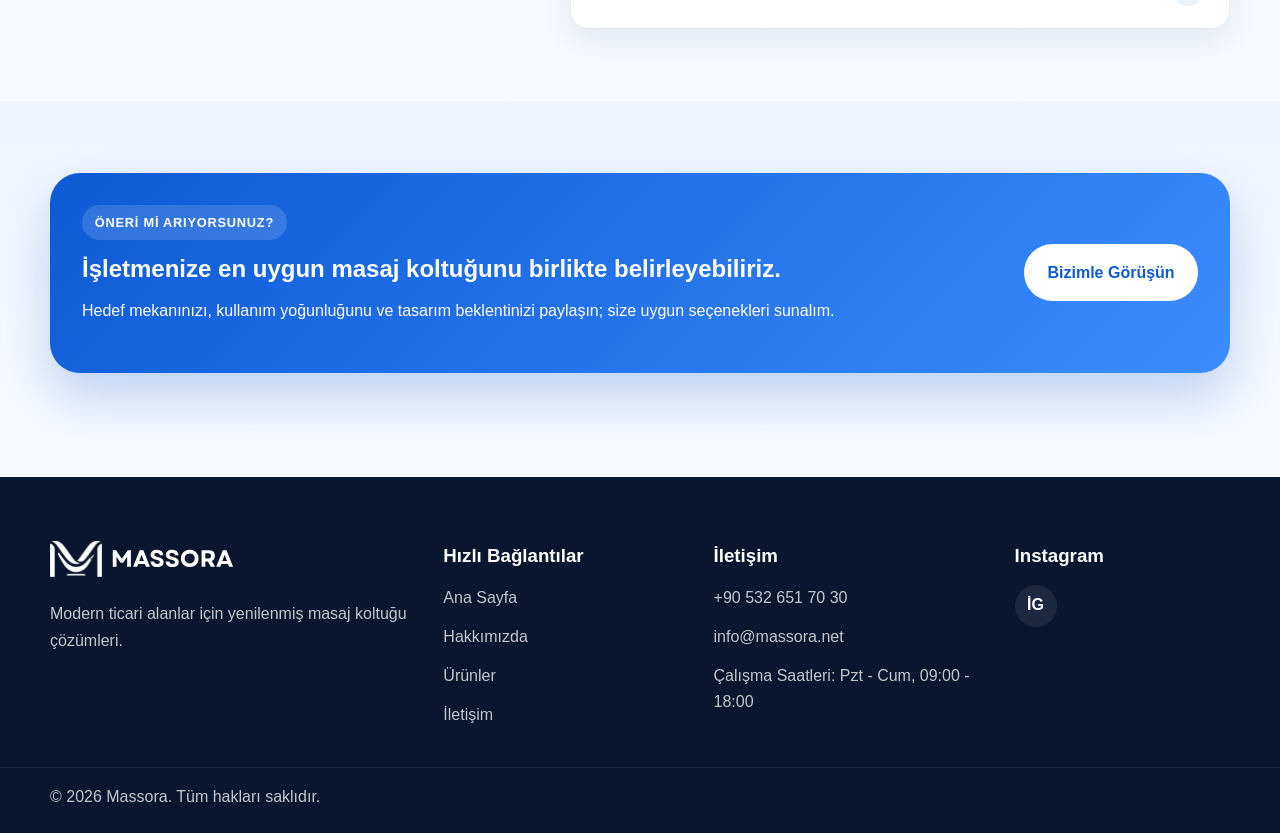
<file: products.html>
<!DOCTYPE html>
<html lang="tr">
<head>
  <meta charset="UTF-8">
  <meta name="viewport" content="width=device-width, initial-scale=1.0">
  <meta name="description" content="Massora ile otel, AVM, spa, salon ve ticari dinlenme alanları için yenilenmiş masaj koltuklarını keşfedin.">
  <title>Ürünler | Massora</title>
  <link rel="icon" type="image/svg+xml" href="assets/webicon.svg">
  <link rel="stylesheet" href="style.css">
</head>
<body>
  <!-- Ortak üst bilgi -->
  <header class="site-header">
    <div class="container nav-shell">
      <a class="logo" href="index.html" aria-label="Massora ana sayfa">
        <img class="logo-image" src="assets/logo.svg" alt="Massora">
      </a>
      <button class="nav-toggle" type="button" aria-expanded="false" aria-controls="site-nav" aria-label="Gezinme menüsünü aç">
        <span></span>
        <span></span>
        <span></span>
      </button>
      <nav class="site-nav" id="site-nav" aria-label="Ana gezinme">
        <a href="index.html">Ana Sayfa</a>
        <a href="about.html">Hakkımızda</a>
        <a href="products.html">Ürünler</a>
        <a href="contact.html">İletişim</a>
      </nav>
    </div>
  </header>

  <main>
    <!-- Ürünler giriş -->
    <section class="page-hero page-hero-products">
      <div class="container narrow">
        <div class="section-heading reveal">
          <span class="section-tag">Ürünler</span>
          <h1>Görünüm, konfor ve güvenilir kullanım için seçilmiş ticari masaj koltukları.</h1>
          <p>Her model, profesyonel alanlar ve müşteri konfor bölgeleri için işletmeye uygun bir çözüm olarak sunulur.</p>
        </div>
      </div>
    </section>

    <!-- Ürün kartları -->
    <section class="section">
      <div class="container">
        <div class="product-detail-list">
          <article class="product-detail-card reveal">
            <div class="product-overview">
              <div class="product-media-grid product-carousel" data-product-carousel aria-label="Massora M01 Ticari Masaj Koltuğu görselleri">
                <div class="product-carousel-track">
                  <figure class="product-carousel-slide is-active">
                    <img src="assets/m01-ev-tipi-01.jpeg" alt="Massora M01 Ticari Masaj Koltuğu ön görünüm">
                  </figure>
                  <figure class="product-carousel-slide">
                    <img src="assets/m01-ev-tipi-02.jpeg" alt="Massora M01 Ticari Masaj Koltuğu yan görünüm">
                  </figure>
                </div>
                <button class="product-carousel-button product-carousel-prev" type="button" data-carousel-prev aria-label="Önceki ürün görseli">&#8249;</button>
                <button class="product-carousel-button product-carousel-next" type="button" data-carousel-next aria-label="Sonraki ürün görseli">&#8250;</button>
                <div class="product-carousel-dots" aria-label="M01 görsel seçimi">
                  <button class="is-active" type="button" data-carousel-dot="0" aria-label="1. görsel"></button>
                  <button type="button" data-carousel-dot="1" aria-label="2. görsel"></button>
                </div>
              </div>

              <div class="product-detail-content">
                <span class="section-tag">Ticari Seri</span>
                <h2>Massora M01 Ticari Masaj Koltuğu</h2>
                <p>M01; AVM, otel, spa, havaalanı ve bekleme alanları için geliştirilmiş ticari masaj koltuğudur.</p>
                <p>SL-Track, 3D / 4D masaj, Zero Gravity ve akıllı vücut tarama özellikleriyle yoğun kullanıma uygundur.</p>

                <div class="product-feature-chips" aria-label="M01 öne çıkan özellikler">
                  <span>Ticari Kullanım</span>
                  <span>Jeton / Banknot</span>
                  <span>SL-Track</span>
                  <span>Zero Gravity</span>
                </div>

                <div class="product-meta-grid">
                  <div class="product-meta-item">
                    <strong>Kontrol</strong>
                    <span>Dijital panel ve otomatik program seçimi</span>
                  </div>
                  <div class="product-meta-item">
                    <strong>Gövde</strong>
                    <span>Endüstriyel dayanımlı çelik şasi</span>
                  </div>
                </div>

                <p class="product-conversion-note">Kullanıcı isteğine bağlı olarak ürün, ödeme sistemi devre dışı bırakılarak düğme kontrollü ev tipi kullanım modeline dönüştürülebilmektedir.</p>

                <div class="product-actions">
                  <a class="button button-primary" href="contact.html">Detay Al</a>
                </div>
              </div>
            </div>

            <div class="product-spec-table">
              <h3>Teknik Özellikler</h3>
              <table>
                <tbody>
                  <tr>
                    <th>Ürün Tipi</th>
                    <td>Ticari kağıt para / jeton masaj koltuğu</td>
                  </tr>
                  <tr>
                    <th>Kullanım Alanları</th>
                    <td>AVM, otel, spa, havaalanı, güzellik salonu, plaza, fitness ve bekleme alanları</td>
                  </tr>
                  <tr>
                    <th>Masaj Sistemi</th>
                    <td>SL-Track; boyun, sırt, bel, kalça ve bacak hattı</td>
                  </tr>
                  <tr>
                    <th>Masaj Teknolojisi</th>
                    <td>3D / 4D derin doku masaj sistemi</td>
                  </tr>
                  <tr>
                    <th>Masaj Teknikleri</th>
                    <td>Yoğurma, vurma, shiatsu, rolling, tapping ve kombine programlar</td>
                  </tr>
                  <tr>
                    <th>Ödeme Sistemleri</th>
                    <td>Jeton ve kağıt para haznesi</td>
                  </tr>
                  <tr>
                    <th>Motor Sistemi</th>
                    <td>Yoğun ticari kullanıma uygun güçlendirilmiş motor yapısı</td>
                  </tr>
                  <tr>
                    <th>Bakım</th>
                    <td>Kolay servis edilebilir modüler yapı</td>
                  </tr>
                </tbody>
              </table>
            </div>
          </article>

          <article class="product-detail-card reveal">
            <div class="product-overview">
              <div class="product-media-grid product-carousel" data-product-carousel aria-label="Massora X7 Ticari Masaj Koltuğu siyah görselleri">
                <div class="product-carousel-track">
                  <figure class="product-carousel-slide is-active">
                    <img src="assets/x7-ticari-siyah-01.jpeg" alt="Massora X7 Ticari Masaj Koltuğu siyah ön görünüm">
                  </figure>
                  <figure class="product-carousel-slide">
                    <img src="assets/x7-ticari-siyah-02.jpeg" alt="Massora X7 Ticari Masaj Koltuğu siyah yan görünüm">
                  </figure>
                </div>
                <button class="product-carousel-button product-carousel-prev" type="button" data-carousel-prev aria-label="Önceki ürün görseli">&#8249;</button>
                <button class="product-carousel-button product-carousel-next" type="button" data-carousel-next aria-label="Sonraki ürün görseli">&#8250;</button>
                <div class="product-carousel-dots" aria-label="X7 siyah görsel seçimi">
                  <button class="is-active" type="button" data-carousel-dot="0" aria-label="1. görsel"></button>
                  <button type="button" data-carousel-dot="1" aria-label="2. görsel"></button>
                </div>
              </div>

              <div class="product-detail-content">
                <span class="section-tag">Ticari Seri</span>
                <h2>Massora X7 Ticari Masaj Koltuğu (Siyah)</h2>
                <p>X7 Siyah; premium ticari alanlar için güçlü görünümlü, otomatik ödeme sistemli masaj koltuğudur.</p>
                <p>L-Track masaj hattı, 3D / 4D sistemi, airbag kompresyonu ve ek donanımlarıyla personelsiz gelir modeli sunar.</p>

                <div class="product-feature-chips" aria-label="X7 siyah öne çıkan özellikler">
                  <span>Ticari Kullanım</span>
                  <span>Jeton / Banknot</span>
                  <span>L-Track</span>
                  <span>USB + LED</span>
                </div>

                <div class="product-meta-grid">
                  <div class="product-meta-item">
                    <strong>Kullanım Alanı</strong>
                    <span>AVM, otel, spa, plaza ve bekleme alanları</span>
                  </div>
                  <div class="product-meta-item">
                    <strong>Ek Donanım</strong>
                    <span>Müzik sistemi, USB şarj ve LED aydınlatma</span>
                  </div>
                </div>

                <p class="product-conversion-note">Kullanıcı isteğine bağlı olarak ürün, ödeme sistemi devre dışı bırakılarak düğme kontrollü ev tipi kullanım modeline dönüştürülebilmektedir.</p>

                <div class="product-actions">
                  <a class="button button-primary" href="contact.html">Detay Al</a>
                </div>
              </div>
            </div>

            <div class="product-spec-table">
              <h3>Teknik Özellikler</h3>
              <table>
                <tbody>
                  <tr>
                    <th>Ürün Tipi</th>
                    <td>Ticari kağıt para / jeton masaj koltuğu</td>
                  </tr>
                  <tr>
                    <th>Kullanım Alanları</th>
                    <td>AVM, otel, spa, havaalanı, güzellik salonu, plaza, fitness ve bekleme alanları</td>
                  </tr>
                  <tr>
                    <th>Masaj Sistemi</th>
                    <td>L-Track; omuz, kol, boyun, sırt, bel, kalça ve bacak hattı</td>
                  </tr>
                  <tr>
                    <th>Masaj Teknolojisi</th>
                    <td>3D / 4D derin doku masaj sistemi</td>
                  </tr>
                  <tr>
                    <th>Hava Yastığı Sistemi</th>
                    <td>Omuz, kol, bel, kalça ve bacak bölgelerinde çoklu airbag kompresyon</td>
                  </tr>
                  <tr>
                    <th>Ödeme Sistemleri</th>
                    <td>Jeton ve kağıt para haznesi</td>
                  </tr>
                  <tr>
                    <th>Kullanım Modeli</th>
                    <td>Kullanıcı tercihlerine göre ayarlanabilir süre teknolojisi</td>
                  </tr>
                  <tr>
                    <th>Bakım</th>
                    <td>Kolay servis edilebilir modüler yapı</td>
                  </tr>
                </tbody>
              </table>
            </div>
          </article>

          <article class="product-detail-card reveal">
            <div class="product-overview">
              <div class="product-media-grid product-carousel" data-product-carousel aria-label="Massora X7 Ticari Masaj Koltuğu kırmızı görselleri">
                <div class="product-carousel-track">
                  <figure class="product-carousel-slide is-active">
                    <img src="assets/x7-ticari-kirmizi-02.jpeg" alt="Massora X7 Ticari Masaj Koltuğu kırmızı ön görünüm">
                  </figure>
                  <figure class="product-carousel-slide">
                    <img src="assets/x7-ticari-kirmizi-01.jpeg" alt="Massora X7 Ticari Masaj Koltuğu kırmızı spa görünümü">
                  </figure>
                  <figure class="product-carousel-slide">
                    <img src="assets/x7-ticari-kirmizi-03.jpeg" alt="Massora X7 Ticari Masaj Koltuğu kırmızı salon kullanımı">
                  </figure>
                  <figure class="product-carousel-slide">
                    <img src="assets/x7-ticari-kirmizi-04.jpeg" alt="Massora X7 Ticari Masaj Koltuğu kırmızı AVM kullanımı">
                  </figure>
                </div>
                <button class="product-carousel-button product-carousel-prev" type="button" data-carousel-prev aria-label="Önceki ürün görseli">&#8249;</button>
                <button class="product-carousel-button product-carousel-next" type="button" data-carousel-next aria-label="Sonraki ürün görseli">&#8250;</button>
                <div class="product-carousel-dots" aria-label="X7 kırmızı görsel seçimi">
                  <button class="is-active" type="button" data-carousel-dot="0" aria-label="1. görsel"></button>
                  <button type="button" data-carousel-dot="1" aria-label="2. görsel"></button>
                  <button type="button" data-carousel-dot="2" aria-label="3. görsel"></button>
                  <button type="button" data-carousel-dot="3" aria-label="4. görsel"></button>
                </div>
              </div>

              <div class="product-detail-content">
                <span class="section-tag">Ticari Seri</span>
                <h2>Massora X7 Ticari Masaj Koltuğu (Kırmızı)</h2>
                <p>X7 Kırmızı; AVM, kuaför, güzellik salonu ve yoğun yaya trafiği olan alanlar için dikkat çeken ticari modeldir.</p>
                <p>Otomatik ödeme sistemi, L-Track masaj hattı ve Zero Gravity konforuyla alanın gelir potansiyelini artırır.</p>

                <div class="product-feature-chips" aria-label="X7 kırmızı öne çıkan özellikler">
                  <span>Kırmızı Seri</span>
                  <span>Jeton / Banknot</span>
                  <span>Zero Gravity</span>
                  <span>Yoğun Trafik Alanları</span>
                </div>

                <div class="product-meta-grid">
                  <div class="product-meta-item">
                    <strong>Konumlandırma</strong>
                    <span>AVM, salon, spa ve görünür ticari noktalar</span>
                  </div>
                  <div class="product-meta-item">
                    <strong>Kullanım Modeli</strong>
                    <span>Personelsiz çalışabilen otomatik gelir çözümü</span>
                  </div>
                </div>

                <p class="product-conversion-note">Kullanıcı isteğine bağlı olarak ürün, ödeme sistemi devre dışı bırakılarak düğme kontrollü ev tipi kullanım modeline dönüştürülebilmektedir.</p>

                <div class="product-actions">
                  <a class="button button-primary" href="contact.html">Detay Al</a>
                </div>
              </div>
            </div>

            <div class="product-spec-table">
              <h3>Teknik Özellikler</h3>
              <table>
                <tbody>
                  <tr>
                    <th>Ürün Tipi</th>
                    <td>Ticari kağıt para / jeton masaj koltuğu</td>
                  </tr>
                  <tr>
                    <th>Kullanım Alanları</th>
                    <td>AVM, otel, spa, havaalanı, güzellik salonu, plaza, fitness ve bekleme alanları</td>
                  </tr>
                  <tr>
                    <th>Masaj Sistemi</th>
                    <td>L-Track; omuz, kol, boyun, sırt, bel, kalça ve bacak hattı</td>
                  </tr>
                  <tr>
                    <th>Masaj Teknolojisi</th>
                    <td>3D / 4D derin doku masaj sistemi</td>
                  </tr>
                  <tr>
                    <th>Hava Yastığı Sistemi</th>
                    <td>Omuz, kol, bel, kalça ve bacak bölgelerinde çoklu airbag kompresyon</td>
                  </tr>
                  <tr>
                    <th>Ödeme Sistemleri</th>
                    <td>Jeton ve kağıt para haznesi</td>
                  </tr>
                  <tr>
                    <th>Kullanım Modeli</th>
                    <td>Kullanıcı tercihlerine göre ayarlanabilir süre teknolojisi</td>
                  </tr>
                  <tr>
                    <th>Bakım</th>
                    <td>Kolay servis edilebilir modüler yapı</td>
                  </tr>
                </tbody>
              </table>
            </div>
          </article>
        </div>
      </div>
    </section>

    <!-- Sikca sorulan sorular -->
    <section class="section">
      <div class="container faq-shell">
        <div class="section-heading left reveal">
          <span class="section-tag">Sıkça Sorulan Sorular</span>
          <h2>Ürünler ve satın alma süreci hakkında en çok merak edilenler.</h2>
          <p>Kurumsal müşterilerimizin ürün uygunluğu, teslimat, destek ve yenileme süreciyle ilgili en sık yönelttiği soruları burada topladık.</p>
        </div>
        <div class="faq-list reveal">
          <details class="faq-item" open>
            <summary class="faq-question">Masaj koltukları hangi işlemlerden geçirilerek yenileniyor?</summary>
            <div class="faq-answer">
              <p>Her ürün temizlik, görsel iyileştirme, mekanik kontrol ve temel performans testlerinden geçirilir. Ticari kullanıma uygunluk açısından değerlendirilmeden satışa sunulmaz.</p>
            </div>
          </details>

          <details class="faq-item">
            <summary class="faq-question">Toplu alım yapan işletmelere özel destek sağlıyor musunuz?</summary>
            <div class="faq-answer">
              <p>Evet. Otel zincirleri, çok şubeli salonlar, AVM yönetimleri ve benzeri kurumsal yapılar için adet, kullanım alanı ve teslimat planına göre özel yönlendirme sunuyoruz.</p>
            </div>
          </details>

          <details class="faq-item">
            <summary class="faq-question">Teslimat süreci nasıl ilerliyor?</summary>
            <div class="faq-answer">
              <p>İhtiyaç tespiti ve ürün onayından sonra teslimat planı netleştirilir. Lokasyon, adet ve hazırlık durumuna göre süreç sizinle şeffaf şekilde paylaşılır.</p>
            </div>
          </details>

          <details class="faq-item">
            <summary class="faq-question">Satış sonrası destek veriyor musunuz?</summary>
            <div class="faq-answer">
              <p>Evet. Ürünle ilgili temel yönlendirme, kullanım süreci ve satış sonrası destek konusunda müşterilerimizle iletişimde kalıyoruz.</p>
            </div>
          </details>

          <details class="faq-item">
            <summary class="faq-question">Hangi işletme tipleri için ürün önerisinde bulunuyorsunuz?</summary>
            <div class="faq-answer">
              <p>Otel, spa, berber, kuaför, alışveriş merkezi, dinlenme tesisi ve bekleme alanı bulunan farklı ticari işletmeler için kullanım senaryosuna göre ürün öneriyoruz.</p>
            </div>
          </details>
        </div>
      </div>
    </section>

    <!-- İletişim çağrısı -->
    <section class="section section-alt">
      <div class="container cta-panel reveal">
        <div>
          <span class="section-tag">Öneri mi arıyorsunuz?</span>
          <h2>İşletmenize en uygun masaj koltuğunu birlikte belirleyebiliriz.</h2>
          <p>Hedef mekanınızı, kullanım yoğunluğunu ve tasarım beklentinizi paylaşın; size uygun seçenekleri sunalım.</p>
        </div>
        <a class="button button-primary" href="contact.html">Bizimle Görüşün</a>
      </div>
    </section>
  </main>

  <!-- Ortak alt bilgi -->
  <footer class="site-footer">
    <div class="container footer-grid">
      <div>
        <a class="logo footer-logo" href="index.html" aria-label="Massora ana sayfa">
          <img class="logo-image footer-logo-image" src="assets/logo.svg" alt="Massora">
        </a>
        <p>Modern ticari alanlar için yenilenmiş masaj koltuğu çözümleri.</p>
      </div>
      <div>
        <h3>Hızlı Bağlantılar</h3>
        <ul class="footer-links">
          <li><a href="index.html">Ana Sayfa</a></li>
          <li><a href="about.html">Hakkımızda</a></li>
          <li><a href="products.html">Ürünler</a></li>
          <li><a href="contact.html">İletişim</a></li>
        </ul>
      </div>
      <div>
        <h3>İletişim</h3>
        <ul class="footer-links">
          <li><a href="tel:+905326517030">+90 532 651 70 30</a></li>
          <li><a href="mailto:info@massora.net">info@massora.net</a></li>
          <li>Çalışma Saatleri: Pzt - Cum, 09:00 - 18:00</li>
        </ul>
      </div>
      <div>
        <h3>Instagram</h3>
        <div class="social-links" aria-label="Instagram bağlantısı">
          <a href="https://www.instagram.com/massoramasajkoltuklari" target="_blank" rel="noopener noreferrer" aria-label="Massora Instagram hesabı">ig</a>
        </div>
      </div>
    </div>
    <div class="footer-bottom">
      <div class="container">
        <p>&copy; 2026 Massora. Tüm hakları saklıdır.</p>
      </div>
    </div>
  </footer>

  <script src="script.js"></script>
</body>
</html>
</file>
<file: style.css>
/* Design tokens */
:root {
  --primary: #0d5bd7;
  --primary-dark: #0a47a9;
  --primary-soft: #e9f2ff;
  --secondary: #0f172a;
  --text: #20304a;
  --text-muted: #607089;
  --border: rgba(18, 40, 74, 0.1);
  --surface: #ffffff;
  --surface-alt: #f6f9fe;
  --shadow: 0 20px 60px rgba(15, 48, 102, 0.12);
  --shadow-soft: 0 12px 30px rgba(15, 48, 102, 0.08);
  --radius: 24px;
  --radius-sm: 18px;
  --container: 1180px;
  --nav-height: 84px;
}

*,
*::before,
*::after {
  box-sizing: border-box;
}

html {
  scroll-behavior: smooth;
}

body {
  margin: 0;
  font-family: "Segoe UI", "Helvetica Neue", Arial, sans-serif;
  color: var(--text);
  background:
    radial-gradient(circle at top left, rgba(13, 91, 215, 0.12), transparent 24%),
    linear-gradient(180deg, #ffffff 0%, #f9fbff 52%, #f5f8fe 100%);
  line-height: 1.65;
}

body.menu-open {
  overflow: hidden;
}

img {
  max-width: 100%;
  display: block;
}

a {
  color: inherit;
  text-decoration: none;
}

button,
input,
textarea {
  font: inherit;
}

.container {
  width: min(calc(100% - 2rem), var(--container));
  margin: 0 auto;
}

.narrow {
  max-width: 860px;
}

/* Shared header */
.site-header {
  position: sticky;
  top: 0;
  z-index: 1000;
  backdrop-filter: blur(18px);
  background: rgba(255, 255, 255, 0.88);
  border-bottom: 1px solid transparent;
  transition: box-shadow 0.3s ease, border-color 0.3s ease, background 0.3s ease;
}

.site-header.is-scrolled {
  box-shadow: 0 10px 30px rgba(11, 45, 103, 0.08);
  border-color: rgba(19, 56, 114, 0.08);
  background: rgba(255, 255, 255, 0.94);
}

.nav-shell {
  min-height: var(--nav-height);
  display: flex;
  align-items: center;
  justify-content: space-between;
  gap: 2rem;
}

.logo {
  display: inline-flex;
  align-items: center;
  font-size: 1.2rem;
  font-weight: 700;
  letter-spacing: 0.04em;
  color: var(--secondary);
  white-space: nowrap;
}

.logo-image {
  display: block;
  width: auto;
  height: 36px;
}

.site-nav {
  display: flex;
  align-items: center;
  gap: 0.35rem;
}

.site-nav a {
  padding: 0.85rem 1rem;
  color: var(--text-muted);
  font-weight: 600;
  border-radius: 999px;
  transition: color 0.25s ease, background-color 0.25s ease, transform 0.25s ease;
}

.site-nav a:hover,
.site-nav a:focus-visible,
.site-nav a.active {
  color: var(--primary);
  background: rgba(13, 91, 215, 0.08);
}

.nav-toggle {
  display: none;
  width: 50px;
  height: 50px;
  border: 1px solid rgba(13, 91, 215, 0.12);
  border-radius: 16px;
  background: var(--surface);
  align-items: center;
  justify-content: center;
  flex-direction: column;
  gap: 0.3rem;
  cursor: pointer;
  box-shadow: var(--shadow-soft);
}

.nav-toggle span {
  width: 20px;
  height: 2px;
  border-radius: 999px;
  background: var(--secondary);
  transition: transform 0.25s ease, opacity 0.25s ease;
}

.nav-toggle[aria-expanded="true"] span:nth-child(1) {
  transform: translateY(6px) rotate(45deg);
}

.nav-toggle[aria-expanded="true"] span:nth-child(2) {
  opacity: 0;
}

.nav-toggle[aria-expanded="true"] span:nth-child(3) {
  transform: translateY(-6px) rotate(-45deg);
}

/* Hero and page intros */
.hero-section,
.page-hero {
  position: relative;
  overflow: hidden;
}

.hero-section {
  padding: 4rem 0 3.4rem;
}

.page-hero {
  padding: 5rem 0 2.5rem;
}

.page-hero::before,
.hero-section::before {
  content: "";
  position: absolute;
  inset: 0;
  background:
    radial-gradient(circle at 85% 15%, rgba(13, 91, 215, 0.14), transparent 18%),
    radial-gradient(circle at 15% 85%, rgba(13, 91, 215, 0.1), transparent 22%);
  pointer-events: none;
}

.hero-stage {
  position: relative;
}

.eyebrow,
.section-tag {
  display: inline-flex;
  align-items: center;
  gap: 0.5rem;
  width: fit-content;
  padding: 0.45rem 0.8rem;
  border-radius: 999px;
  background: rgba(13, 91, 215, 0.1);
  color: var(--primary);
  font-size: 0.8rem;
  font-weight: 700;
  letter-spacing: 0.06em;
  text-transform: uppercase;
}

.hero-copy h1,
.page-hero h1,
.section-heading h2,
.content-block h2,
.feature-panel h2,
.cta-panel h2,
.contact-card h2,
.contact-info-card h2 {
  margin: 1rem 0 0;
  color: var(--secondary);
  line-height: 1.1;
}

.hero-copy h1 {
  font-size: clamp(2.45rem, 4.7vw, 4.3rem);
  max-width: 11ch;
}

.hero-title-lines {
  max-width: 15ch;
}

.hero-title-lines span {
  display: block;
}

.page-hero h1 {
  font-size: clamp(2.2rem, 4vw, 3.8rem);
}

.hero-copy p,
.page-hero p,
.section-heading p,
.content-block p,
.feature-panel p,
.cta-panel p,
.contact-card p,
.contact-info-card p,
.info-card p,
.trust-card p,
.product-card-body p,
.product-content p,
.stats-panel-card p {
  color: var(--text-muted);
}

.hero-copy p {
  max-width: 60ch;
  font-size: 1.08rem;
  margin: 1.25rem 0 0;
}

.hero-actions {
  display: flex;
  flex-wrap: wrap;
  gap: 1rem;
  margin: 2rem 0 2.5rem;
}

.button {
  display: inline-flex;
  align-items: center;
  justify-content: center;
  min-height: 52px;
  padding: 0.9rem 1.4rem;
  border-radius: 999px;
  border: 1px solid transparent;
  font-weight: 700;
  transition: transform 0.25s ease, box-shadow 0.25s ease, background-color 0.25s ease, color 0.25s ease, border-color 0.25s ease;
}

.button:hover,
.button:focus-visible {
  transform: translateY(-2px);
}

.button-primary {
  background: linear-gradient(135deg, var(--primary) 0%, #3c8cff 100%);
  color: #ffffff;
  box-shadow: 0 18px 35px rgba(13, 91, 215, 0.28);
}

.button-primary:hover,
.button-primary:focus-visible {
  box-shadow: 0 24px 40px rgba(13, 91, 215, 0.32);
}

.button-secondary {
  background: rgba(255, 255, 255, 0.92);
  color: var(--secondary);
  border-color: rgba(18, 40, 74, 0.12);
  box-shadow: var(--shadow-soft);
}

.button-secondary:hover,
.button-secondary:focus-visible {
  border-color: rgba(13, 91, 215, 0.2);
  color: var(--primary);
}

.text-link {
  display: inline-flex;
  align-items: center;
  gap: 0.4rem;
  color: var(--primary);
  font-weight: 700;
}

.text-link::after {
  content: "\2192";
  transition: transform 0.25s ease;
}

.text-link:hover::after,
.text-link:focus-visible::after {
  transform: translateX(4px);
}

.hero-metrics {
  display: grid;
  grid-template-columns: repeat(3, minmax(0, 1fr));
  gap: 0.5rem;
}

.hero-metrics div,
.stats-panel-card {
  padding: 1.15rem;
  border: 1px solid var(--border);
  border-radius: 20px;
  background: rgba(255, 255, 255, 0.72);
  box-shadow: var(--shadow-soft);
}

.hero-metrics strong,
.stats-panel-card strong {
  display: block;
  font-size: 1.15rem;
  color: var(--secondary);
}

.hero-metrics span {
  display: block;
  margin-top: 0.35rem;
  color: var(--text-muted);
  font-size: 0.95rem;
}

.hero-slider {
  position: relative;
  min-height: 720px;
  overflow: hidden;
  border-radius: 28px;
  background: #0d1730;
  box-shadow: var(--shadow);
}

.hero-slider-slide {
  position: absolute;
  inset: 0;
  opacity: 0;
  transform: scale(1.02);
  transition: opacity 0.55s ease, transform 0.55s ease;
  pointer-events: none;
}

.hero-slider-slide.is-active {
  opacity: 1;
  transform: scale(1);
  pointer-events: auto;
}

.hero-slider-slide img {
  width: 100%;
  height: 100%;
  object-fit: cover;
}

.hero-slider-scrim {
  position: absolute;
  inset: 0;
  background:
    linear-gradient(90deg, rgba(6, 16, 35, 0.84) 0%, rgba(6, 16, 35, 0.5) 38%, rgba(6, 16, 35, 0.22) 100%),
    linear-gradient(180deg, rgba(6, 16, 35, 0.08) 0%, rgba(6, 16, 35, 0.5) 100%);
  z-index: 1;
}

.hero-copy-overlay {
  position: absolute;
  inset: 0;
  z-index: 2;
  display: flex;
  flex-direction: column;
  justify-content: space-between;
  padding: clamp(1.1rem, 2.6vw, 2rem);
  padding-bottom: 6.5rem;
}

.hero-copy-overlay .eyebrow {
  background: rgba(255, 255, 255, 0.14);
  color: #ffffff;
}

.hero-copy-main {
  max-width: 640px;
  padding-top: clamp(0.65rem, 1.3vw, 1.25rem);
}

.hero-copy-overlay h1 {
  max-width: 15ch;
  color: #ffffff;
}

.hero-copy-overlay p {
  max-width: 45ch;
  color: rgba(255, 255, 255, 0.82);
}

.hero-copy-overlay .button-secondary {
  background: rgba(255, 255, 255, 0.14);
  color: #ffffff;
  border-color: rgba(255, 255, 255, 0.26);
  box-shadow: none;
  backdrop-filter: blur(12px);
}

.hero-copy-overlay .button-secondary:hover,
.hero-copy-overlay .button-secondary:focus-visible {
  color: #ffffff;
  background: rgba(255, 255, 255, 0.22);
  border-color: rgba(255, 255, 255, 0.34);
}

.hero-copy-overlay .hero-metrics div {
  background: rgba(255, 255, 255, 0.12);
  border-color: rgba(255, 255, 255, 0.16);
  box-shadow: none;
  backdrop-filter: blur(14px);
}

.hero-copy-overlay .hero-metrics strong,
.hero-copy-overlay .hero-metrics span {
  color: #ffffff;
}

.hero-copy-overlay .hero-metrics span {
  color: rgba(255, 255, 255, 0.82);
}

.hero-slider-controls {
  position: absolute;
  left: 1.1rem;
  right: 1.1rem;
  bottom: 1.1rem;
  display: flex;
  align-items: center;
  justify-content: space-between;
  gap: 1rem;
  z-index: 2;
}

.hero-slider-dots {
  display: inline-flex;
  align-items: center;
  gap: 0.55rem;
  padding: 0.55rem 0.7rem;
  border-radius: 999px;
  background: rgba(255, 255, 255, 0.12);
  backdrop-filter: blur(12px);
}

.hero-slider-dot,
.hero-slider-button {
  border: 0;
  cursor: pointer;
}

.hero-slider-dot {
  width: 10px;
  height: 10px;
  padding: 0;
  border-radius: 50%;
  background: rgba(255, 255, 255, 0.4);
  transition: transform 0.25s ease, background-color 0.25s ease;
}

.hero-slider-dot.is-active {
  background: #ffffff;
  transform: scale(1.15);
}

.hero-slider-button {
  width: 44px;
  height: 44px;
  border-radius: 50%;
  background: rgba(255, 255, 255, 0.14);
  color: #ffffff;
  font-size: 1.45rem;
  line-height: 1;
  backdrop-filter: blur(12px);
  transition: transform 0.25s ease, background-color 0.25s ease;
}

.hero-slider-button:hover,
.hero-slider-button:focus-visible,
.hero-slider-dot:hover,
.hero-slider-dot:focus-visible {
  transform: translateY(-1px);
}

.hero-slider-button:hover,
.hero-slider-button:focus-visible {
  background: rgba(255, 255, 255, 0.22);
}

/* Shared layout sections */
.section {
  padding: 4.5rem 0;
}

.section-alt {
  background: linear-gradient(180deg, rgba(232, 241, 255, 0.5) 0%, rgba(246, 249, 254, 0.9) 100%);
}

.section-heading {
  max-width: 760px;
  margin: 0 auto 2.5rem;
  text-align: center;
}

.section-heading.left {
  margin: 0;
  text-align: left;
}

.section-heading h2 {
  font-size: clamp(2rem, 3vw, 3rem);
}

.card-grid,
.product-showcase-grid,
.products-grid,
.testimonial-grid,
.trust-grid,
.footer-grid,
.value-grid,
.two-column-grid,
.faq-shell,
.contact-layout {
  display: grid;
  gap: 1.5rem;
}

.service-grid {
  grid-template-columns: repeat(4, minmax(0, 1fr));
}

/* Card components */
.info-card,
.trust-card,
.product-showcase-card,
.feature-panel,
.contact-card,
.contact-info-card,
.product-card {
  background: rgba(255, 255, 255, 0.9);
  border: 1px solid var(--border);
  border-radius: var(--radius);
  box-shadow: var(--shadow-soft);
}

.info-card,
.trust-card,
.feature-panel,
.contact-card,
.contact-info-card {
  padding: 1.8rem;
}

.card-icon {
  display: inline-flex;
  align-items: center;
  justify-content: center;
  width: 56px;
  height: 56px;
  margin-bottom: 1rem;
  border-radius: 18px;
  background: linear-gradient(135deg, rgba(13, 91, 215, 0.16), rgba(60, 140, 255, 0.08));
  color: var(--primary);
  font-weight: 800;
}

.info-card h3,
.trust-card h3,
.product-content h3,
.product-card-body h2,
.contact-info-list h3,
.site-footer h3 {
  margin: 0 0 0.8rem;
  color: var(--secondary);
}

.trust-layout {
  display: grid;
  grid-template-columns: minmax(0, 0.95fr) minmax(0, 1.05fr);
  gap: 2rem;
  align-items: start;
}

.trust-grid {
  grid-template-columns: repeat(2, minmax(0, 1fr));
}

.trust-card {
  min-height: 100%;
}

.product-showcase-grid {
  grid-template-columns: repeat(3, minmax(0, 1fr));
}

.product-showcase-card {
  overflow: hidden;
  transition: transform 0.3s ease, box-shadow 0.3s ease;
}

.product-showcase-card:hover,
.product-showcase-card:focus-within {
  transform: translateY(-6px);
  box-shadow: var(--shadow);
}

.product-showcase-image {
  margin: 0;
  height: 250px;
  padding: 1rem;
  background: #ffffff;
  border-bottom: 1px solid rgba(18, 40, 74, 0.08);
}

.product-showcase-image img {
  width: 100%;
  height: 100%;
  display: block;
  object-fit: contain;
}

.product-content {
  padding: 1.5rem;
}

.product-kicker {
  display: inline-flex;
  margin-bottom: 0.75rem;
  color: var(--primary);
  font-size: 0.8rem;
  font-weight: 800;
  letter-spacing: 0.08em;
  text-transform: uppercase;
}

.product-placeholder {
  min-height: 240px;
  display: grid;
  place-items: center;
  padding: 1.5rem;
  text-align: center;
  color: #ffffff;
  font-weight: 700;
  font-size: 1.1rem;
  letter-spacing: 0.02em;
  background:
    linear-gradient(135deg, rgba(13, 91, 215, 0.88), rgba(65, 144, 255, 0.88)),
    radial-gradient(circle at 20% 20%, rgba(255, 255, 255, 0.26), transparent 20%);
}

.product-placeholder-large {
  min-height: 280px;
}

.cta-section {
  padding-top: 0;
}

.cta-panel {
  display: flex;
  align-items: center;
  justify-content: space-between;
  gap: 2rem;
  padding: 2rem;
  border-radius: 30px;
  background:
    linear-gradient(135deg, rgba(13, 91, 215, 0.95), rgba(60, 140, 255, 0.95)),
    linear-gradient(135deg, #0a47a9, #3c8cff);
  color: #ffffff;
  box-shadow: 0 24px 50px rgba(13, 91, 215, 0.24);
}

.cta-panel h2,
.cta-panel p,
.cta-panel .section-tag {
  color: #ffffff;
}

.cta-panel .section-tag {
  background: rgba(255, 255, 255, 0.14);
}

.cta-panel .button-primary {
  background: #ffffff;
  color: var(--primary);
  box-shadow: none;
}

.two-column-grid {
  grid-template-columns: minmax(0, 1.1fr) minmax(300px, 0.9fr);
  align-items: start;
}

.content-block h2 {
  font-size: clamp(2rem, 3vw, 3rem);
}

.stats-panel {
  display: grid;
  gap: 1rem;
}

.value-grid {
  grid-template-columns: repeat(2, minmax(0, 1fr));
}

.feature-panel {
  min-height: 100%;
}

.value-card-grid {
  grid-template-columns: repeat(4, minmax(0, 1fr));
}

.products-grid {
  grid-template-columns: repeat(2, minmax(0, 1fr));
}

.product-detail-list {
  display: grid;
  gap: 1.75rem;
}

.product-detail-card {
  display: grid;
  grid-template-columns: 1fr;
  overflow: hidden;
  background: rgba(255, 255, 255, 0.94);
  border: 1px solid var(--border);
  border-radius: 32px;
  box-shadow: var(--shadow-soft);
}

.product-overview {
  display: grid;
  grid-template-columns: minmax(360px, 0.9fr) minmax(0, 1.1fr);
  align-items: stretch;
}

.product-media-grid {
  position: relative;
  min-height: 360px;
  overflow: hidden;
  background: #ffffff;
  border-right: 1px solid rgba(18, 40, 74, 0.08);
}

.product-carousel-track {
  position: absolute;
  inset: 0;
}

.product-carousel-slide {
  position: absolute;
  inset: 0;
  display: flex;
  align-items: center;
  justify-content: center;
  margin: 0;
  padding: 1.1rem;
  opacity: 0;
  transform: scale(0.985);
  transition: opacity 0.28s ease, transform 0.28s ease;
}

.product-carousel-slide.is-active {
  opacity: 1;
  transform: scale(1);
  z-index: 1;
}

.product-carousel-slide img {
  width: 100%;
  height: 100%;
  display: block;
  object-fit: contain;
}

.product-carousel-button {
  position: absolute;
  top: 50%;
  z-index: 3;
  width: 42px;
  height: 42px;
  border: 0;
  border-radius: 999px;
  background: rgba(255, 255, 255, 0.9);
  color: var(--secondary);
  box-shadow: 0 12px 28px rgba(18, 40, 74, 0.16);
  cursor: pointer;
  transform: translateY(-50%);
  transition: transform 0.2s ease, background 0.2s ease, color 0.2s ease;
}

.product-carousel-button:hover,
.product-carousel-button:focus-visible {
  background: var(--primary);
  color: #ffffff;
  transform: translateY(-50%) scale(1.05);
}

.product-carousel-prev {
  left: 1rem;
}

.product-carousel-next {
  right: 1rem;
}

.product-carousel-dots {
  position: absolute;
  left: 50%;
  bottom: 1rem;
  z-index: 3;
  display: inline-flex;
  align-items: center;
  gap: 0.45rem;
  padding: 0.45rem 0.55rem;
  border-radius: 999px;
  background: rgba(255, 255, 255, 0.88);
  box-shadow: 0 10px 24px rgba(18, 40, 74, 0.12);
  transform: translateX(-50%);
}

.product-carousel-dots button {
  width: 9px;
  height: 9px;
  padding: 0;
  border: 0;
  border-radius: 999px;
  background: rgba(13, 91, 215, 0.24);
  cursor: pointer;
}

.product-carousel-dots button.is-active {
  width: 24px;
  background: var(--primary);
}

.product-detail-content {
  display: flex;
  flex-direction: column;
  padding: 2rem;
}

.product-detail-content h2 {
  margin: 1rem 0 0;
  font-size: clamp(1.7rem, 2.35vw, 2.35rem);
  color: var(--secondary);
  line-height: 1.08;
}

.product-detail-content p {
  margin: 1rem 0 0;
}

.product-feature-chips {
  display: flex;
  flex-wrap: wrap;
  gap: 0.7rem;
  margin: 1.35rem 0 0;
}

.product-feature-chips span {
  display: inline-flex;
  align-items: center;
  min-height: 38px;
  padding: 0.55rem 0.85rem;
  border-radius: 999px;
  background: rgba(13, 91, 215, 0.08);
  color: var(--primary);
  font-size: 0.88rem;
  font-weight: 700;
}

.product-meta-grid {
  display: grid;
  grid-template-columns: repeat(2, minmax(0, 1fr));
  gap: 0.9rem;
  margin-top: 1.35rem;
}

.product-meta-item {
  display: grid;
  gap: 0.3rem;
  padding: 1rem 1.05rem;
  border-radius: 20px;
  border: 1px solid rgba(18, 40, 74, 0.08);
  background: #f9fbff;
}

.product-meta-item strong {
  color: var(--secondary);
  font-size: 0.95rem;
}

.product-meta-item span {
  color: var(--text-muted);
  font-size: 0.94rem;
  line-height: 1.5;
}

.product-spec-table {
  margin-top: 1.35rem;
  overflow-x: auto;
  border: 1px solid rgba(18, 40, 74, 0.08);
  border-radius: 22px;
  background: #ffffff;
  box-shadow: 0 14px 30px rgba(18, 40, 74, 0.06);
}

.product-detail-card > .product-spec-table {
  margin: 0 1.2rem 1.2rem;
}

.product-spec-table h3 {
  margin: 0;
  padding: 1rem 1.1rem;
  color: var(--secondary);
  font-size: 1.05rem;
  border-bottom: 1px solid rgba(18, 40, 74, 0.08);
}

.product-spec-table table {
  width: 100%;
  min-width: 560px;
  border-collapse: collapse;
}

.product-spec-table th,
.product-spec-table td {
  padding: 0.72rem 1rem;
  text-align: left;
  vertical-align: top;
  border-bottom: 1px solid rgba(18, 40, 74, 0.07);
}

.product-spec-table tr:last-child th,
.product-spec-table tr:last-child td {
  border-bottom: 0;
}

.product-spec-table th {
  width: 34%;
  color: var(--secondary);
  font-size: 0.92rem;
  font-weight: 800;
  background: #f7faff;
}

.product-spec-table td {
  color: var(--text-muted);
  font-size: 0.94rem;
  line-height: 1.55;
}

.product-feature-list {
  list-style: none;
  padding: 0;
  margin: 1.35rem 0 0;
  display: grid;
  gap: 0.8rem;
}

.product-feature-list li {
  position: relative;
  padding-left: 1.2rem;
  color: var(--text-muted);
}

.product-feature-list li::before {
  content: "";
  position: absolute;
  left: 0;
  top: 0.68rem;
  width: 7px;
  height: 7px;
  border-radius: 50%;
  background: var(--primary);
}

.product-conversion-note {
  padding: 1rem 1.1rem;
  border-radius: 20px;
  border: 1px solid rgba(13, 91, 215, 0.14);
  background: rgba(13, 91, 215, 0.07);
  color: var(--secondary);
  font-weight: 700;
}

.product-actions {
  display: flex;
  flex-wrap: wrap;
  gap: 0.9rem;
  margin-top: 1.6rem;
}

.product-card {
  overflow: hidden;
  transition: transform 0.3s ease, box-shadow 0.3s ease, border-color 0.3s ease;
}

.product-card:hover,
.product-card:focus-within {
  transform: translateY(-8px);
  box-shadow: var(--shadow);
  border-color: rgba(13, 91, 215, 0.18);
}

.product-card-body {
  padding: 1.5rem;
}

.testimonial-grid {
  grid-template-columns: repeat(3, minmax(0, 1fr));
}

.testimonial-card {
  display: flex;
  flex-direction: column;
  padding: 1.8rem;
  background: rgba(255, 255, 255, 0.92);
  border: 1px solid var(--border);
  border-radius: var(--radius);
  box-shadow: var(--shadow-soft);
  position: relative;
  overflow: hidden;
  min-height: 100%;
}

.testimonial-card::before {
  content: "";
  position: absolute;
  inset: 0 0 auto 0;
  height: 4px;
  background: linear-gradient(90deg, var(--primary), #69a8ff);
}

.testimonial-top {
  display: flex;
  align-items: center;
  justify-content: space-between;
  gap: 1rem;
  margin-bottom: 1.2rem;
}

.testimonial-mark {
  display: inline-flex;
  align-items: center;
  justify-content: center;
  width: 50px;
  height: 50px;
  border-radius: 18px;
  background: linear-gradient(135deg, rgba(13, 91, 215, 0.14), rgba(60, 140, 255, 0.08));
  color: var(--primary);
  font-size: 2rem;
  font-weight: 800;
  line-height: 1;
}

.testimonial-stars {
  margin-left: auto;
  color: var(--primary);
  font-weight: 800;
  letter-spacing: 0.12em;
}

.testimonial-quote {
  margin: 0;
  color: var(--secondary);
  font-size: 1.02rem;
  line-height: 1.75;
}

.testimonial-meta {
  margin-top: auto;
  padding-top: 1.4rem;
  border-top: 1px solid rgba(18, 40, 74, 0.08);
}

.testimonial-meta strong {
  display: block;
  color: var(--secondary);
}

.faq-shell {
  grid-template-columns: minmax(0, 0.85fr) minmax(0, 1.15fr);
  align-items: start;
  gap: 2rem;
}

.faq-list {
  display: grid;
  gap: 1rem;
}

.faq-item {
  background: rgba(255, 255, 255, 0.92);
  border: 1px solid var(--border);
  border-radius: var(--radius-sm);
  box-shadow: var(--shadow-soft);
  overflow: hidden;
}

.faq-item[open] {
  border-color: rgba(13, 91, 215, 0.18);
  box-shadow: var(--shadow);
}

.faq-question {
  list-style: none;
  display: flex;
  align-items: center;
  justify-content: space-between;
  gap: 1rem;
  padding: 1.35rem 1.5rem;
  cursor: pointer;
  color: var(--secondary);
  font-weight: 700;
}

.faq-question::-webkit-details-marker {
  display: none;
}

.faq-question::after {
  content: "+";
  flex-shrink: 0;
  width: 34px;
  height: 34px;
  display: inline-flex;
  align-items: center;
  justify-content: center;
  border-radius: 50%;
  background: rgba(13, 91, 215, 0.08);
  color: var(--primary);
  font-size: 1.2rem;
  line-height: 1;
}

.faq-item[open] .faq-question::after {
  content: "−";
}

.faq-answer {
  padding: 0 1.5rem 1.5rem;
}

.faq-answer p {
  margin: 0;
  color: var(--text-muted);
}

.contact-layout {
  grid-template-columns: minmax(0, 1.15fr) minmax(300px, 0.85fr);
  align-items: start;
}

.contact-form {
  display: grid;
  gap: 0.9rem;
  margin-top: 1.5rem;
}

.contact-form label {
  font-weight: 700;
  color: var(--secondary);
}

.contact-form input,
.contact-form textarea {
  width: 100%;
  padding: 0.95rem 1rem;
  border-radius: 16px;
  border: 1px solid rgba(18, 40, 74, 0.12);
  background: #fbfdff;
  color: var(--text);
  transition: border-color 0.25s ease, box-shadow 0.25s ease, background-color 0.25s ease;
}

.contact-form textarea {
  min-height: 160px;
  resize: vertical;
}

.contact-form input:focus,
.contact-form textarea:focus {
  outline: none;
  border-color: rgba(13, 91, 215, 0.45);
  box-shadow: 0 0 0 4px rgba(13, 91, 215, 0.12);
  background: #ffffff;
}

.form-message {
  min-height: 1.5rem;
  margin: 0.2rem 0 0;
  font-weight: 700;
  color: var(--primary);
}

.contact-info-list {
  display: grid;
  gap: 1.35rem;
  margin-top: 1.5rem;
}

.contact-info-list p {
  margin: 0;
}

/* Shared footer */
.site-footer {
  margin-top: 2rem;
  background: #08162f;
  color: rgba(255, 255, 255, 0.76);
}

.footer-grid {
  grid-template-columns: 1.2fr 0.8fr 0.9fr 0.7fr;
  padding: 4rem 0 2.4rem;
}

.site-footer h3,
.footer-logo {
  color: #ffffff;
}

.footer-logo-image {
  filter: brightness(0) invert(1);
}

.footer-links {
  list-style: none;
  padding: 0;
  margin: 0;
  display: grid;
  gap: 0.8rem;
}

.footer-links a {
  color: rgba(255, 255, 255, 0.76);
  transition: color 0.25s ease;
}

.footer-links a:hover,
.footer-links a:focus-visible {
  color: #ffffff;
}

.social-links {
  display: flex;
  flex-wrap: wrap;
  gap: 0.75rem;
}

.social-links a {
  display: inline-flex;
  align-items: center;
  justify-content: center;
  width: 42px;
  height: 42px;
  border-radius: 50%;
  background: rgba(255, 255, 255, 0.08);
  color: #ffffff;
  font-weight: 700;
  text-transform: uppercase;
  transition: transform 0.25s ease, background-color 0.25s ease;
}

.social-links a:hover,
.social-links a:focus-visible {
  transform: translateY(-2px);
  background: rgba(255, 255, 255, 0.18);
}

.footer-bottom {
  border-top: 1px solid rgba(255, 255, 255, 0.08);
  padding: 1rem 0 1.4rem;
}

.footer-bottom p {
  margin: 0;
}

/* Scroll reveal animation */
.reveal {
  opacity: 1;
  transform: none;
}

.js-enabled .reveal {
  opacity: 0;
  transform: translateY(28px);
  transition: opacity 0.75s ease, transform 0.75s ease;
}

.js-enabled .reveal.is-visible {
  opacity: 1;
  transform: translateY(0);
}

@media (min-width: 1081px) {
  .product-media-grid {
    min-height: 100%;
    height: 100%;
  }
}

@media (max-width: 1080px) {
  .service-grid,
  .value-card-grid {
    grid-template-columns: repeat(2, minmax(0, 1fr));
  }

  .product-showcase-grid,
  .footer-grid {
    grid-template-columns: repeat(2, minmax(0, 1fr));
  }

  .testimonial-grid {
    grid-template-columns: repeat(2, minmax(0, 1fr));
  }

  .trust-layout,
  .two-column-grid,
  .faq-shell,
  .contact-layout {
    grid-template-columns: 1fr;
  }

  .product-overview {
    grid-template-columns: 1fr;
  }

  .hero-slider {
    min-height: 700px;
  }
}

@media (max-width: 820px) {
  :root {
    --nav-height: 78px;
  }

  .nav-toggle {
    display: inline-flex;
  }

  .js-enabled .site-nav {
    position: absolute;
    top: calc(100% + 0.8rem);
    left: 1rem;
    right: 1rem;
    padding: 1rem;
    border-radius: 24px;
    border: 1px solid rgba(18, 40, 74, 0.08);
    background: rgba(255, 255, 255, 0.98);
    box-shadow: var(--shadow);
    flex-direction: column;
    align-items: stretch;
    gap: 0.2rem;
    opacity: 0;
    visibility: hidden;
    transform: translateY(-10px);
    transition: opacity 0.25s ease, transform 0.25s ease, visibility 0.25s ease;
  }

  .js-enabled .site-nav.is-open {
    opacity: 1;
    visibility: visible;
    transform: translateY(0);
  }

  .site-nav a {
    width: 100%;
  }

  .hero-copy h1 {
    max-width: none;
  }

  .hero-metrics,
  .trust-grid,
  .products-grid,
  .value-grid,
  .testimonial-grid {
    grid-template-columns: 1fr;
  }

  .product-meta-grid {
    grid-template-columns: 1fr;
  }

  .product-media-grid {
    min-height: 430px;
    border-right: 0;
    border-bottom: 1px solid rgba(18, 40, 74, 0.08);
  }

  .hero-copy-overlay {
    padding: 1rem;
    padding-bottom: 6rem;
  }

  .hero-slider {
    min-height: 820px;
  }

  .cta-panel {
    flex-direction: column;
    align-items: flex-start;
  }
}

@media (max-width: 640px) {
  .hero-section {
    padding-top: 3.4rem;
  }

  .section,
  .page-hero {
    padding: 3.8rem 0;
  }

  .service-grid,
  .product-showcase-grid,
  .value-card-grid,
  .footer-grid {
    grid-template-columns: 1fr;
  }

  .product-media-grid {
    min-height: 360px;
  }

  .hero-actions {
    flex-direction: column;
    align-items: stretch;
  }

  .button {
    width: 100%;
  }

  .logo-image {
    height: 30px;
  }

  .hero-slider {
    min-height: 860px;
  }

  .hero-copy-overlay {
    padding: 0.8rem;
    padding-bottom: 5.9rem;
  }

  .hero-copy-overlay h1 {
    max-width: 15ch;
    font-size: clamp(1.9rem, 6vw, 3rem);
  }

  .hero-slider-controls {
    left: 0.8rem;
    right: 0.8rem;
    bottom: 0.8rem;
  }

  .hero-slider-button {
    width: 42px;
    height: 42px;
  }

  .info-card,
  .trust-card,
  .feature-panel,
  .contact-card,
  .contact-info-card,
  .product-card-body,
  .product-content,
  .product-detail-content {
    padding: 1.4rem;
  }

  .product-spec-table table {
    min-width: 0;
  }

  .product-spec-table tbody,
  .product-spec-table tr,
  .product-spec-table th,
  .product-spec-table td {
    display: block;
    width: 100%;
  }

  .product-spec-table tr {
    padding: 0.95rem 1rem;
    border-bottom: 1px solid rgba(18, 40, 74, 0.07);
  }

  .product-spec-table tr:last-child {
    border-bottom: 0;
  }

  .product-spec-table th,
  .product-spec-table td {
    padding: 0;
    border-bottom: 0;
  }

  .product-spec-table th {
    margin-bottom: 0.3rem;
    background: transparent;
    font-size: 0.84rem;
  }

  .product-spec-table td {
    font-size: 0.92rem;
  }

  .product-conversion-note {
    font-size: 0.94rem;
    line-height: 1.55;
  }
}

@media (prefers-reduced-motion: reduce) {
  html {
    scroll-behavior: auto;
  }

  *,
  *::before,
  *::after {
    animation: none !important;
    transition: none !important;
  }

  .reveal {
    opacity: 1;
    transform: none;
  }
}
</file>
